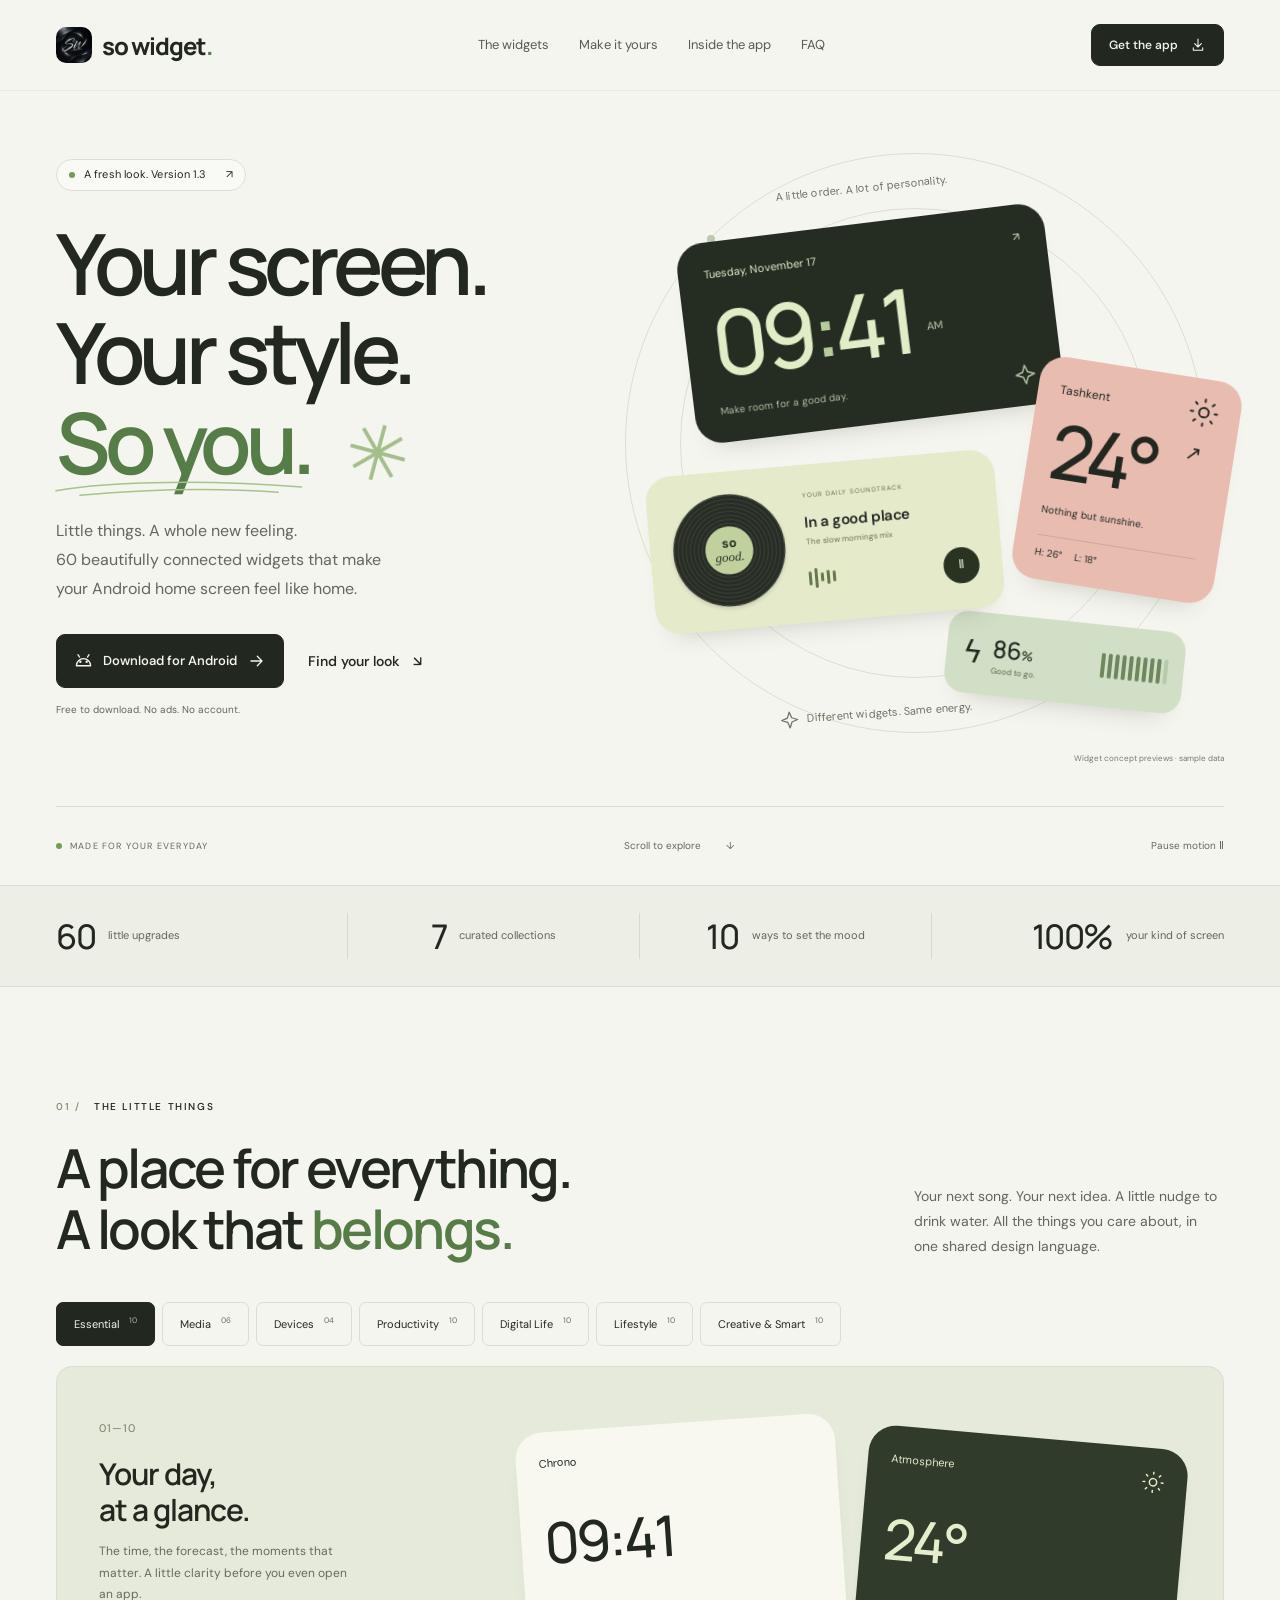
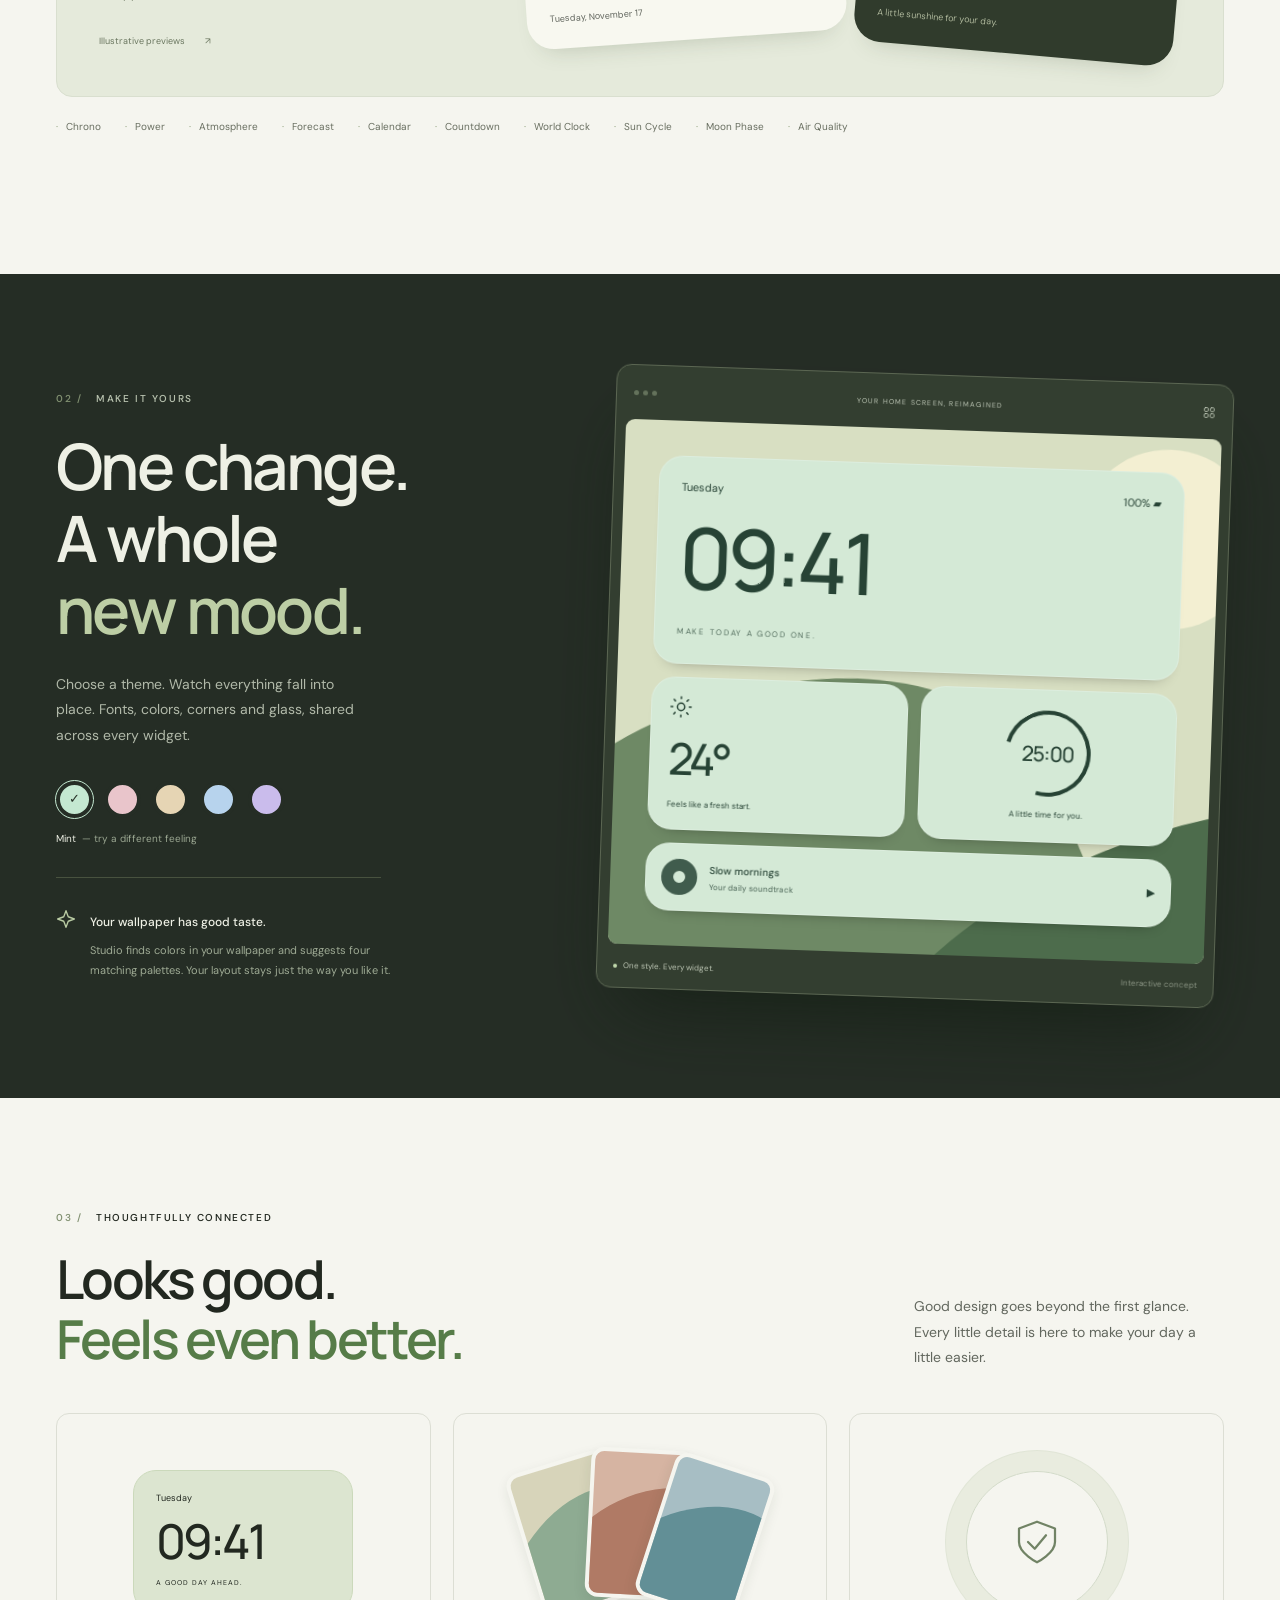
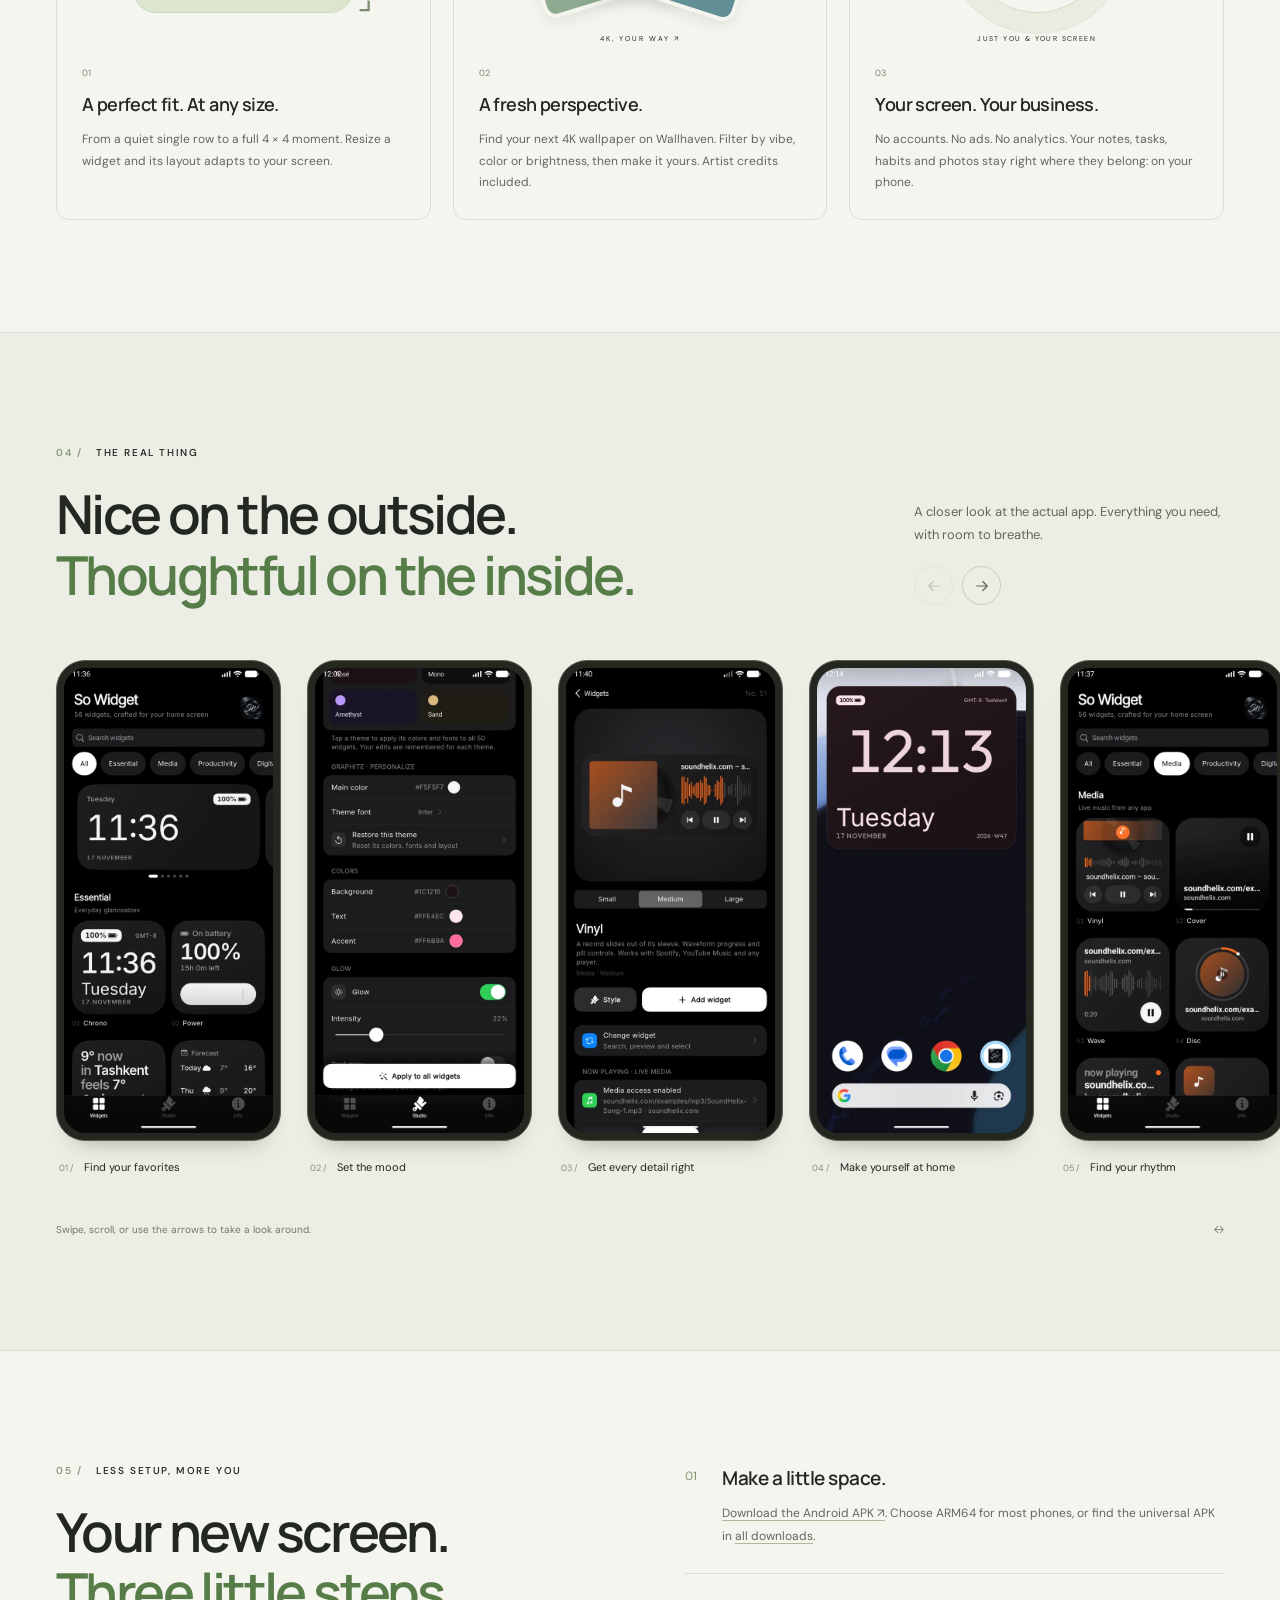
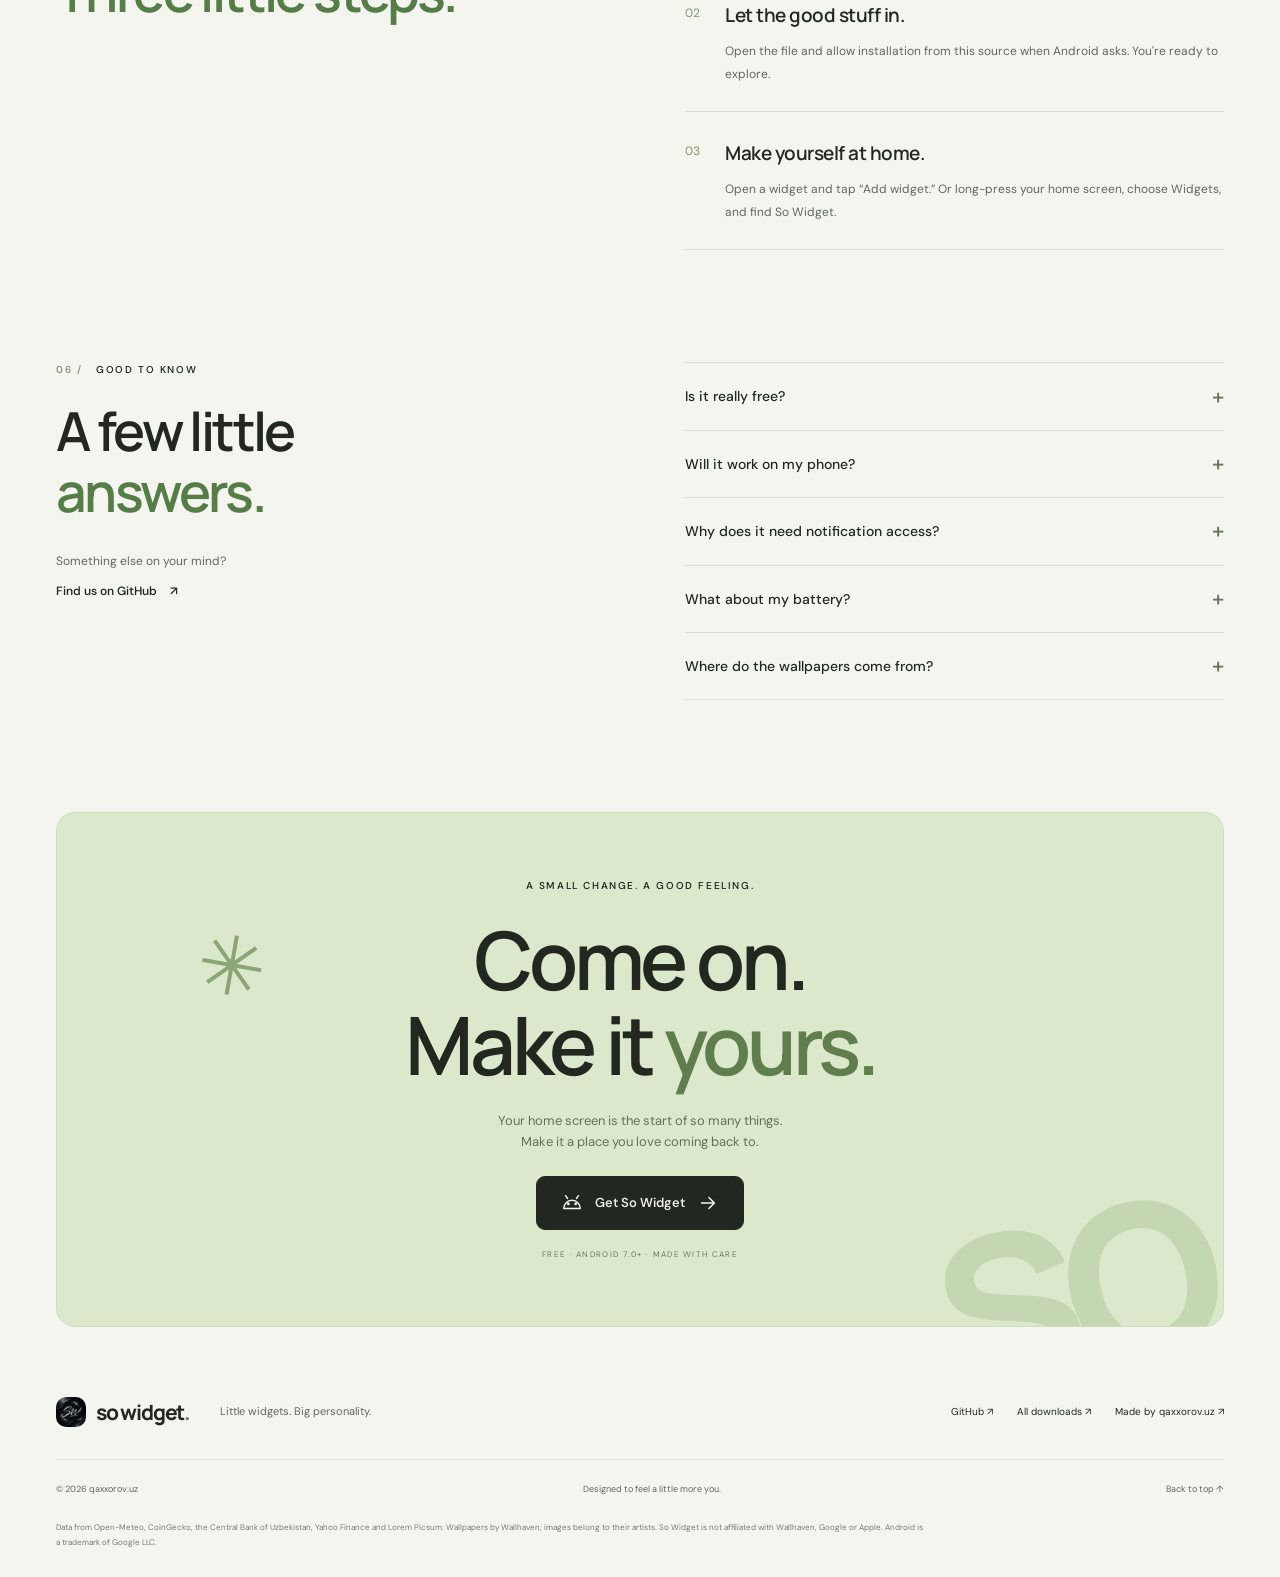
<file: index.html>
<!doctype html>
<html lang="en">
  <head>
    <meta charset="utf-8" />
    <meta
      name="viewport"
      content="width=device-width, initial-scale=1, viewport-fit=cover"
    />
    <title>So Widget — A little more you.</title>
    <meta
      name="description"
      content="Make your Android home screen feel like you. Explore 60 widgets, 10 shared themes, live music and colors that follow your wallpaper. Free, with no ads."
    />
    <meta name="theme-color" content="#f5f5ef" />
    <meta name="color-scheme" content="light" />
    <link
      rel="canonical"
      href="https://qaxxorovxd-mobile.github.io/so-widget/"
    />
    <link rel="icon" type="image/webp" href="assets/logo.webp" />
    <link rel="apple-touch-icon" href="assets/logo.webp" />
    <meta property="og:type" content="website" />
    <meta property="og:title" content="So Widget — A little more you." />
    <meta
      property="og:description"
      content="60 widgets. One shared style. A home screen that feels like you. Free on Android."
    />
    <meta
      property="og:url"
      content="https://qaxxorovxd-mobile.github.io/so-widget/"
    />
    <meta
      property="og:image"
      content="https://qaxxorovxd-mobile.github.io/so-widget/assets/og.jpg"
    />
    <meta name="twitter:card" content="summary_large_image" />
    <link rel="preconnect" href="https://fonts.googleapis.com" />
    <link rel="preconnect" href="https://fonts.gstatic.com" crossorigin />
    <link
      href="https://fonts.googleapis.com/css2?family=DM+Sans:wght@400;450;500;550;600;650;700&family=Manrope:wght@400;500;600;650;700;750;800&display=swap"
      rel="stylesheet"
    />
    <link rel="stylesheet" href="styles.css" />
    <script src="script.js" defer></script>
    <script type="application/ld+json">
      {
        "@context": "https://schema.org",
        "@type": "SoftwareApplication",
        "name": "So Widget",
        "operatingSystem": "Android 7.0+",
        "applicationCategory": "PersonalizationApplication",
        "softwareVersion": "1.3.0",
        "offers": { "@type": "Offer", "price": "0", "priceCurrency": "USD" },
        "author": {
          "@type": "Person",
          "name": "qaxxorov.uz",
          "url": "https://qaxxorov.uz"
        }
      }
    </script>
  </head>
  <body>
    <a class="skip-link" href="#main">Skip to content</a>
    <svg
      class="icon-defs"
      xmlns="http://www.w3.org/2000/svg"
      aria-hidden="true"
    >
      <defs>
        <symbol id="arrow" viewBox="0 0 24 24">
          <path d="M5 12h14m-6-6 6 6-6 6" />
        </symbol>
        <symbol id="download" viewBox="0 0 24 24">
          <path d="M12 3v12m-5-5 5 5 5-5M5 16v4h14v-4" />
        </symbol>
        <symbol id="spark" viewBox="0 0 24 24">
          <path d="m12 2 2.7 7.3L22 12l-7.3 2.7L12 22l-2.7-7.3L2 12l7.3-2.7Z" />
        </symbol>
        <symbol id="sun" viewBox="0 0 24 24">
          <circle cx="12" cy="12" r="4" />
          <path
            d="M12 1v2m0 18v2M1 12h2m18 0h2M4.2 4.2l1.4 1.4m12.8 12.8 1.4 1.4m0-15.6-1.4 1.4M5.6 18.4l-1.4 1.4"
          />
        </symbol>
        <symbol id="grid" viewBox="0 0 24 24">
          <rect x="3" y="3" width="7" height="7" rx="2" />
          <rect x="14" y="3" width="7" height="7" rx="2" />
          <rect x="3" y="14" width="7" height="7" rx="2" />
          <rect x="14" y="14" width="7" height="7" rx="2" />
        </symbol>
        <symbol id="shield" viewBox="0 0 24 24">
          <path d="m12 3 8 3v6c0 5-8 9-8 9s-8-4-8-9V6Z" />
          <path d="m8 12 3 3 5-6" />
        </symbol>
        <symbol id="android" viewBox="0 0 24 24">
          <path d="m7 7-2-3m12 3 2-3M3 18a9 9 0 0 1 18 0Z" />
          <path d="M8 13h.01M16 13h.01" stroke-width="3" />
        </symbol>
      </defs>
    </svg>

    <header class="site-header">
      <div class="wrap nav-row">
        <a class="brand" href="#top" aria-label="So Widget home"
          ><img src="assets/logo.webp" width="36" height="36" alt="" /><span
            >so widget<span class="brand-dot">.</span></span
          ></a
        >
        <nav class="nav-links" id="navigation" aria-label="Main navigation">
          <a href="#widgets">The widgets</a><a href="#studio">Make it yours</a
          ><a href="#inside">Inside the app</a><a href="#faq">FAQ</a>
        </nav>
        <a
          class="button button-dark nav-download"
          href="https://github.com/qaxxorovxd-mobile/so-widget/releases/latest"
          >Get the app <svg class="icon"><use href="#download" /></svg
        ></a>
        <button
          class="menu-toggle"
          aria-expanded="false"
          aria-controls="navigation"
          aria-label="Open menu"
        >
          <span></span><span></span>
        </button>
      </div>
    </header>

    <main id="main">
      <section class="hero wrap" id="top" aria-labelledby="hero-title">
        <div class="hero-copy">
          <a
            class="release-pill"
            href="https://github.com/qaxxorovxd-mobile/so-widget/releases/latest"
            ><span class="status-dot"></span> A fresh look. Version 1.3
            <span aria-hidden="true">↗</span></a
          >
          <h1 id="hero-title">
            Your screen.<br />Your style.<br /><span class="hero-emphasis"
              >So you.<svg viewBox="0 0 340 22" aria-hidden="true">
                <path
                  d="M4 14C81 0 220 0 332 9M36 20c100-9 197-9 265-4"
                /></svg></span
            ><span class="hero-star" aria-hidden="true">✳</span>
          </h1>
          <p class="hero-description">
            Little things. A whole new feeling.<br />60 beautifully connected
            widgets that make your Android home screen feel like home.
          </p>
          <div class="hero-actions">
            <a
              class="button button-dark"
              href="https://github.com/qaxxorovxd-mobile/so-widget/releases/latest/download/app-arm64-v8a-release.apk"
              ><svg class="icon"><use href="#android" /></svg> Download for
              Android <svg class="icon"><use href="#arrow" /></svg></a
            ><a class="text-link" href="#studio"
              >Find your look <span aria-hidden="true">↘</span></a
            >
          </div>
          <p class="fine-print">Free to download. No ads. No account.</p>
        </div>
        <div
          class="hero-art"
          aria-label="Illustrative widget previews: clock, weather, music and battery"
        >
          <div class="art-orbit orbit-one"></div>
          <div class="art-orbit orbit-two"></div>
          <span class="art-caption caption-top"
            >A little order. A lot of personality.</span
          >
          <div class="hero-clock floating">
            <div class="widget-top">
              <span>Tuesday, November 17</span><span>↗</span>
            </div>
            <div class="clock-digits">
              09<span class="clock-colon">:</span>41<span class="clock-period"
                >AM</span
              >
            </div>
            <div class="clock-bottom">
              <span>Make room for a good day.</span
              ><svg class="icon"><use href="#spark" /></svg>
            </div>
          </div>
          <div class="hero-weather floating">
            <div class="weather-top">
              <span>Tashkent</span><svg class="icon"><use href="#sun" /></svg>
            </div>
            <strong>24°<span>↗</span></strong
            ><span>Nothing but sunshine.</span>
            <div class="weather-range">
              <span>H: 26°</span><span>L: 18°</span>
            </div>
          </div>
          <div class="hero-music floating">
            <div class="record" aria-hidden="true">
              <div class="record-label">so<br /><em>good.</em></div>
            </div>
            <div class="music-copy">
              <span class="micro-label">YOUR DAILY SOUNDTRACK</span
              ><strong>In a good place</strong
              ><span>The slow mornings mix</span>
              <div class="music-controls">
                <div class="equalizer" aria-hidden="true">
                  <i></i><i></i><i></i><i></i><i></i>
                </div>
                <button
                  class="play-toggle"
                  type="button"
                  aria-label="Pause music preview animation"
                  aria-pressed="true"
                >
                  <span class="play-glyph" aria-hidden="true">Ⅱ</span>
                </button>
              </div>
            </div>
          </div>
          <div class="hero-battery floating">
            <span class="battery-symbol" aria-hidden="true">ϟ</span>
            <div>
              <strong>86<span>%</span></strong
              ><span>Good to go.</span>
            </div>
            <div class="battery-bars" aria-hidden="true">
              <i></i><i></i><i></i><i></i><i></i><i></i><i></i><i></i><i></i
              ><i></i>
            </div>
          </div>
          <span class="art-caption caption-bottom"
            ><svg class="icon"><use href="#spark" /></svg> Different widgets.
            Same energy.</span
          >
          <span class="demo-caption"
            >Widget concept previews · sample data</span
          >
        </div>
        <div class="hero-footer">
          <span><span class="status-dot"></span> MADE FOR YOUR EVERYDAY</span
          ><a href="#widgets"
            >Scroll to explore <span aria-hidden="true">↓</span></a
          ><button class="motion-toggle" type="button" aria-pressed="false">
            Pause motion <span aria-hidden="true">Ⅱ</span>
          </button>
        </div>
      </section>

      <div class="facts-strip">
        <div class="wrap facts">
          <div><strong>60</strong><span>little upgrades</span></div>
          <div><strong>7</strong><span>curated collections</span></div>
          <div><strong>10</strong><span>ways to set the mood</span></div>
          <div><strong>100%</strong><span>your kind of screen</span></div>
        </div>
      </div>

      <section
        class="section wrap"
        id="widgets"
        aria-labelledby="widgets-title"
      >
        <div class="section-heading reveal">
          <div>
            <p class="eyebrow"><span>01 /</span> THE LITTLE THINGS</p>
            <h2 id="widgets-title">
              A place for everything.<br />A look that <em>belongs.</em>
            </h2>
          </div>
          <p>
            Your next song. Your next idea. A little nudge to drink water. All
            the things you care about, in one shared design language.
          </p>
        </div>
        <div
          class="collection-tabs reveal"
          role="group"
          aria-label="Widget collections"
        >
          <button type="button" data-collection="essential" aria-pressed="true">
            Essential <sup>10</sup></button
          ><button type="button" data-collection="media" aria-pressed="false">
            Media <sup>06</sup></button
          ><button type="button" data-collection="devices" aria-pressed="false">
            Devices <sup>04</sup></button
          ><button
            type="button"
            data-collection="productivity"
            aria-pressed="false"
          >
            Productivity <sup>10</sup></button
          ><button type="button" data-collection="digital" aria-pressed="false">
            Digital Life <sup>10</sup></button
          ><button
            type="button"
            data-collection="lifestyle"
            aria-pressed="false"
          >
            Lifestyle <sup>10</sup></button
          ><button
            type="button"
            data-collection="creative"
            aria-pressed="false"
          >
            Creative &amp; Smart <sup>10</sup>
          </button>
        </div>
        <div class="collection-stage reveal" id="collection-stage">
          <div class="collection-intro">
            <span class="collection-number" id="collection-number">01—10</span>
            <h3 id="collection-title">Your day,<br />at a glance.</h3>
            <p id="collection-description">
              The time, the forecast, the moments that matter. A little clarity
              before you even open an app.
            </p>
            <span class="collection-note"
              >Illustrative previews <span aria-hidden="true">↗</span></span
            >
          </div>
          <div class="collection-examples" id="collection-examples">
            <div class="sample-widget">
              <span>Chrono</span><strong>09:41</strong
              ><small>Tuesday, November 17</small>
            </div>
            <div class="sample-widget">
              <span
                >Atmosphere <svg class="icon"><use href="#sun" /></svg></span
              ><strong>24°</strong
              ><small>A little sunshine for your day.</small>
            </div>
          </div>
        </div>
        <div class="collection-list" id="collection-list" aria-live="polite">
          <span>Chrono</span><span>Power</span><span>Atmosphere</span
          ><span>Forecast</span><span>Calendar</span><span>Countdown</span
          ><span>World Clock</span><span>Sun Cycle</span><span>Moon Phase</span
          ><span>Air Quality</span>
        </div>
        <noscript
          ><p>
            Also explore Media, Devices, Productivity, Digital Life, Lifestyle,
            and Creative &amp; Smart in the Android app. Enable JavaScript to
            preview collections and themes here.
          </p></noscript
        >
      </section>

      <section
        class="studio-section"
        id="studio"
        aria-labelledby="studio-title"
      >
        <div class="wrap studio-grid">
          <div class="studio-copy reveal">
            <p class="eyebrow"><span>02 /</span> MAKE IT YOURS</p>
            <h2 id="studio-title">
              One change.<br />A whole<br /><em>new mood.</em>
            </h2>
            <p>
              Choose a theme. Watch everything fall into place. Fonts, colors,
              corners and glass, shared across every widget.
            </p>
            <div
              class="theme-picker"
              role="group"
              aria-label="Preview a Studio theme"
            >
              <button
                data-theme="mint"
                aria-label="Mint wallpaper palette"
                aria-pressed="true"
                style="--swatch: #c4e8d1"
              ></button
              ><button
                data-theme="rose"
                aria-label="Rosé theme"
                aria-pressed="false"
                style="--swatch: #e9c5cb"
              ></button
              ><button
                data-theme="sand"
                aria-label="Sand theme"
                aria-pressed="false"
                style="--swatch: #e6d5b4"
              ></button
              ><button
                data-theme="ocean"
                aria-label="Ocean theme"
                aria-pressed="false"
                style="--swatch: #b7d3ed"
              ></button
              ><button
                data-theme="amethyst"
                aria-label="Amethyst theme"
                aria-pressed="false"
                style="--swatch: #cabcec"
              ></button>
            </div>
            <p class="theme-name" aria-live="polite">
              <span id="theme-name">Mint</span>
              <span>— try a different feeling</span>
            </p>
            <div class="studio-rule"></div>
            <div class="studio-detail">
              <svg class="icon"><use href="#spark" /></svg>
              <div>
                <strong>Your wallpaper has good taste.</strong>
                <p>
                  Studio finds colors in your wallpaper and suggests four
                  matching palettes. Your layout stays just the way you like it.
                </p>
              </div>
            </div>
          </div>
          <div class="studio-demo reveal" data-palette="mint">
            <div class="studio-window-top">
              <span><i></i><i></i><i></i></span
              ><span>YOUR HOME SCREEN, REIMAGINED</span
              ><svg class="icon"><use href="#grid" /></svg>
            </div>
            <div class="demo-landscape">
              <div class="landscape-sun"></div>
              <div class="landscape-hill hill-back"></div>
              <div class="landscape-hill hill-front"></div>
              <div class="studio-widgets">
                <div class="studio-clock">
                  <div class="widget-top">
                    <span>Tuesday</span><span>100% ▰</span>
                  </div>
                  <strong>09:41</strong><span>MAKE TODAY A GOOD ONE.</span>
                </div>
                <div class="studio-small">
                  <svg class="icon"><use href="#sun" /></svg><strong>24°</strong
                  ><span>Feels like a fresh start.</span>
                </div>
                <div class="studio-small studio-focus">
                  <div class="focus-ring"><span>25:00</span></div>
                  <span>A little time for you.</span>
                </div>
                <div class="studio-song">
                  <span class="mini-record" aria-hidden="true"></span>
                  <div>
                    <strong>Slow mornings</strong
                    ><span>Your daily soundtrack</span>
                  </div>
                  <span aria-hidden="true">▶</span>
                </div>
              </div>
            </div>
            <div class="studio-window-bottom">
              <span
                ><span class="status-dot"></span> One style. Every widget.</span
              ><span>Interactive concept</span>
            </div>
          </div>
        </div>
      </section>

      <section
        class="section wrap details-section"
        aria-labelledby="details-title"
      >
        <div class="section-heading reveal">
          <div>
            <p class="eyebrow"><span>03 /</span> THOUGHTFULLY CONNECTED</p>
            <h2 id="details-title">
              Looks good.<br /><em>Feels even better.</em>
            </h2>
          </div>
          <p>
            Good design goes beyond the first glance. Every little detail is
            here to make your day a little easier.
          </p>
        </div>
        <div class="feature-grid">
          <article class="feature-card feature-size reveal">
            <div class="size-demo" aria-hidden="true">
              <div>
                <span>Tuesday</span><strong>09:41</strong
                ><span class="resize-extra">A GOOD DAY AHEAD.</span>
              </div>
              <span class="resize-handle">⌟</span>
            </div>
            <span class="feature-index">01</span>
            <h3>A perfect fit. At any size.</h3>
            <p>
              From a quiet single row to a full 4 × 4 moment. Resize a widget
              and its layout adapts to your screen.
            </p>
          </article>
          <article class="feature-card feature-wall reveal">
            <div class="wallpaper-stack" aria-hidden="true">
              <div class="mini-wall wall-one"></div>
              <div class="mini-wall wall-two"></div>
              <div class="mini-wall wall-three"></div>
              <span class="wall-label">4K, YOUR WAY ↗</span>
            </div>
            <span class="feature-index">02</span>
            <h3>A fresh perspective.</h3>
            <p>
              Find your next 4K wallpaper on Wallhaven. Filter by vibe, color or
              brightness, then make it yours. Artist credits included.
            </p>
          </article>
          <article class="feature-card feature-private reveal">
            <div class="privacy-art" aria-hidden="true">
              <div class="privacy-ring"></div>
              <svg class="icon"><use href="#shield" /></svg
              ><span>JUST YOU &amp; YOUR SCREEN</span>
            </div>
            <span class="feature-index">03</span>
            <h3>Your screen. Your business.</h3>
            <p>
              No accounts. No ads. No analytics. Your notes, tasks, habits and
              photos stay right where they belong: on your phone.
            </p>
          </article>
        </div>
      </section>

      <section
        class="inside-section section"
        id="inside"
        aria-labelledby="inside-title"
      >
        <div class="wrap section-heading reveal">
          <div>
            <p class="eyebrow"><span>04 /</span> THE REAL THING</p>
            <h2 id="inside-title">
              Nice on the outside.<br /><em>Thoughtful on the inside.</em>
            </h2>
          </div>
          <div class="gallery-intro">
            <p>
              A closer look at the actual app. Everything you need, with room to
              breathe.
            </p>
            <div class="gallery-controls">
              <button
                type="button"
                class="circle-button"
                id="gallery-prev"
                aria-label="Previous screenshots"
              >
                <svg class="icon"><use href="#arrow" /></svg></button
              ><button
                type="button"
                class="circle-button"
                id="gallery-next"
                aria-label="Next screenshots"
              >
                <svg class="icon"><use href="#arrow" /></svg>
              </button>
            </div>
          </div>
        </div>
        <div
          class="screenshots"
          id="screenshots"
          tabindex="0"
          role="region"
          aria-label="App screenshots, scroll horizontally to explore"
        >
          <figure>
            <div class="screenshot-frame">
              <img
                src="assets/shots/widgets.webp"
                alt="So Widget gallery with clock, battery and weather widgets"
                width="540"
                height="1200"
                loading="lazy"
              />
            </div>
            <figcaption><span>01 /</span> Find your favorites</figcaption>
          </figure>
          <figure>
            <div class="screenshot-frame">
              <img
                src="assets/shots/studio.webp"
                alt="Studio color themes and shared widget styling controls"
                width="540"
                height="1200"
                loading="lazy"
              />
            </div>
            <figcaption><span>02 /</span> Set the mood</figcaption>
          </figure>
          <figure>
            <div class="screenshot-frame">
              <img
                src="assets/shots/detail.webp"
                alt="Vinyl widget detail with different widget sizes"
                width="540"
                height="1200"
                loading="lazy"
              />
            </div>
            <figcaption><span>03 /</span> Get every detail right</figcaption>
          </figure>
          <figure>
            <div class="screenshot-frame">
              <img
                src="assets/shots/home-screen.webp"
                alt="Clock widget on a real Android home screen"
                width="540"
                height="1200"
                loading="lazy"
              />
            </div>
            <figcaption><span>04 /</span> Make yourself at home</figcaption>
          </figure>
          <figure>
            <div class="screenshot-frame">
              <img
                src="assets/shots/media.webp"
                alt="So Widget media collection"
                width="540"
                height="1200"
                loading="lazy"
              />
            </div>
            <figcaption><span>05 /</span> Find your rhythm</figcaption>
          </figure>
          <figure>
            <div class="screenshot-frame">
              <img
                src="assets/shots/chrono.webp"
                alt="Chrono clock widget preview and settings"
                width="540"
                height="1200"
                loading="lazy"
              />
            </div>
            <figcaption><span>06 /</span> Make time look good</figcaption>
          </figure>
          <figure>
            <div class="screenshot-frame">
              <img
                src="assets/shots/permissions.webp"
                alt="Permission settings with an explanation for each permission"
                width="540"
                height="1200"
                loading="lazy"
              />
            </div>
            <figcaption><span>07 /</span> Stay in control</figcaption>
          </figure>
        </div>
        <p class="gallery-hint wrap">
          Swipe, scroll, or use the arrows to take a look around.
          <span aria-hidden="true">↔</span>
        </p>
      </section>

      <section
        class="section wrap getting-started"
        id="install"
        aria-labelledby="install-title"
      >
        <div class="reveal">
          <p class="eyebrow"><span>05 /</span> LESS SETUP, MORE YOU</p>
          <h2 id="install-title">
            Your new screen.<br /><em>Three little steps.</em>
          </h2>
        </div>
        <ol class="install-steps">
          <li class="reveal">
            <span>01</span>
            <div>
              <h3>Make a little space.</h3>
              <p>
                <a
                  href="https://github.com/qaxxorovxd-mobile/so-widget/releases/latest/download/app-arm64-v8a-release.apk"
                  >Download the Android APK
                  <span aria-hidden="true">↗</span></a
                >. Choose ARM64 for most phones, or find the universal APK in
                <a
                  href="https://github.com/qaxxorovxd-mobile/so-widget/releases/latest"
                  >all downloads</a
                >.
              </p>
            </div>
          </li>
          <li class="reveal">
            <span>02</span>
            <div>
              <h3>Let the good stuff in.</h3>
              <p>
                Open the file and allow installation from this source when
                Android asks. You're ready to explore.
              </p>
            </div>
          </li>
          <li class="reveal">
            <span>03</span>
            <div>
              <h3>Make yourself at home.</h3>
              <p>
                Open a widget and tap “Add widget.” Or long-press your home
                screen, choose Widgets, and find So Widget.
              </p>
            </div>
          </li>
        </ol>
      </section>

      <section
        class="section wrap faq-section"
        id="faq"
        aria-labelledby="faq-title"
      >
        <div>
          <p class="eyebrow"><span>06 /</span> GOOD TO KNOW</p>
          <h2 id="faq-title">A few little<br /><em>answers.</em></h2>
          <p class="faq-aside">
            Something else on your mind?<br /><a
              class="text-link"
              href="https://github.com/qaxxorovxd-mobile/so-widget/issues"
              >Find us on GitHub <span aria-hidden="true">↗</span></a
            >
          </p>
        </div>
        <div class="faq-list">
          <details>
            <summary>
              Is it really free?<span aria-hidden="true">+</span>
            </summary>
            <div class="faq-answer">
              <p>
                Yes. All 60 widgets, Studio themes and wallpaper browsing are
                free. No ads, no subscriptions, no account to create.
              </p>
            </div>
          </details>
          <details>
            <summary>
              Will it work on my phone?<span aria-hidden="true">+</span>
            </summary>
            <div class="faq-answer">
              <p>
                So Widget supports Android 7.0 and newer. Wallpaper color
                suggestions use Android 8.1 or newer; older phones use the last
                wallpaper you set in the app. iOS is not supported yet.
              </p>
            </div>
          </details>
          <details>
            <summary>
              Why does it need notification access?<span aria-hidden="true"
                >+</span
              >
            </summary>
            <div class="faq-answer">
              <p>
                Media widgets use notification access to read the currently
                playing song and provide playback controls. This information is
                not stored or sent anywhere.
              </p>
            </div>
          </details>
          <details>
            <summary>
              What about my battery?<span aria-hidden="true">+</span>
            </summary>
            <div class="faq-answer">
              <p>
                Widgets are designed to keep background work light. Most refresh
                about every five minutes through Android's job scheduler; media
                widgets respond to playback changes. Actual battery use depends
                on the widgets and your device.
              </p>
            </div>
          </details>
          <details>
            <summary>
              Where do the wallpapers come from?<span aria-hidden="true"
                >+</span
              >
            </summary>
            <div class="faq-answer">
              <p>
                Wallpapers are loaded from
                <a href="https://wallhaven.cc">Wallhaven</a> and belong to their
                original artists. So Widget shows SFW content, credits the
                uploader and source, and keeps credits in downloaded files.
                Wallpapers are for personal use. So Widget is not affiliated
                with Wallhaven. Reports can be made through
                <a href="https://wallhaven.cc/dmca">Wallhaven's DMCA page</a>.
              </p>
            </div>
          </details>
        </div>
      </section>

      <section class="closing wrap" aria-labelledby="closing-title">
        <div class="closing-panel reveal">
          <span class="closing-star" aria-hidden="true">✳</span>
          <p class="eyebrow">A SMALL CHANGE. A GOOD FEELING.</p>
          <h2 id="closing-title">Come on.<br />Make it <em>yours.</em></h2>
          <p>
            Your home screen is the start of so many things.<br />Make it a
            place you love coming back to.
          </p>
          <a
            class="button button-dark"
            href="https://github.com/qaxxorovxd-mobile/so-widget/releases/latest/download/app-arm64-v8a-release.apk"
            ><svg class="icon"><use href="#android" /></svg> Get So Widget
            <svg class="icon"><use href="#arrow" /></svg></a
          ><span class="closing-meta">FREE · ANDROID 7.0+ · MADE WITH CARE</span
          ><span class="closing-decoration" aria-hidden="true">so.</span>
        </div>
      </section>
    </main>

    <footer class="site-footer wrap">
      <div class="footer-top">
        <a class="brand" href="#top"
          ><img src="assets/logo.webp" width="36" height="36" alt="" /><span
            >so widget<span class="brand-dot">.</span></span
          ></a
        >
        <p>Little widgets. Big personality.</p>
        <nav aria-label="Footer navigation">
          <a href="https://github.com/qaxxorovxd-mobile/so-widget">GitHub ↗</a
          ><a
            href="https://github.com/qaxxorovxd-mobile/so-widget/releases/latest"
            >All downloads ↗</a
          ><a href="https://qaxxorov.uz">Made by qaxxorov.uz ↗</a>
        </nav>
      </div>
      <div class="footer-bottom">
        <span>© 2026 qaxxorov.uz</span
        ><span>Designed to feel a little more you.</span
        ><a href="#top">Back to top ↑</a>
      </div>
      <p class="credits">
        Data from Open-Meteo, CoinGecko, the Central Bank of Uzbekistan, Yahoo
        Finance and Lorem Picsum. Wallpapers by Wallhaven; images belong to
        their artists. So Widget is not affiliated with Wallhaven, Google or
        Apple. Android is a trademark of Google LLC.
      </p>
    </footer>
  </body>
</html>
</file>
<file: styles.css>
/* So Widget — a small, build-free home for little things. */
:root {
  --paper: #f5f5ef;
  --ink: #222820;
  --muted: #62675e;
  --line: #dcded4;
  --mint: #cee9bf;
  --green: #567c48;
  --display: Manrope, system-ui, sans-serif;
  --body: "DM Sans", system-ui, sans-serif;
  --ease: cubic-bezier(0.22, 1, 0.36, 1);
  --max: 1240px;
}
* {
  box-sizing: border-box;
}
html {
  scroll-behavior: smooth;
  scroll-padding-top: 105px;
}
body {
  margin: 0;
  background: var(--paper);
  color: var(--ink);
  font-family: var(--body);
  font-size: 16px;
  line-height: 1.6;
  -webkit-font-smoothing: antialiased;
}
button,
a {
  -webkit-tap-highlight-color: transparent;
}
button,
input {
  font: inherit;
}
button {
  cursor: pointer;
}
a {
  color: inherit;
  text-decoration: none;
}
button {
  color: inherit;
}
img {
  display: block;
  max-width: 100%;
  height: auto;
}
button,
summary,
a {
  touch-action: manipulation;
}
button:focus-visible,
summary:focus-visible,
a:focus-visible,
[tabindex]:focus-visible {
  outline: 3px solid #568045;
  outline-offset: 5px;
}
::selection {
  background: #c5e4b3;
  color: #1c2717;
}
h1,
h2,
h3,
p,
figure {
  margin: 0;
}
h1,
h2,
h3 {
  font-family: var(--display);
  font-weight: 600;
}
h2 {
  font-size: clamp(36px, 4.2vw, 58px);
  line-height: 1.13;
  letter-spacing: -2.6px;
}
h2 em {
  font-style: normal;
  color: var(--green);
}
.wrap {
  width: min(calc(100% - 112px), var(--max));
  margin-inline: auto;
}
.section {
  padding-block: 112px;
}
.icon {
  width: 22px;
  height: 22px;
  fill: none;
  stroke: currentColor;
  stroke-width: 1.6;
  stroke-linecap: round;
  stroke-linejoin: round;
  flex-shrink: 0;
}
.icon-defs {
  position: absolute;
  width: 0;
  height: 0;
  overflow: hidden;
}
.skip-link {
  position: fixed;
  top: 12px;
  left: 20px;
  z-index: 100;
  background: var(--ink);
  color: white;
  padding: 12px 20px;
  border-radius: 10px;
  transform: translateY(-160%);
}
.skip-link:focus {
  transform: none;
}
.button {
  display: inline-flex;
  align-items: center;
  justify-content: center;
  gap: 12px;
  min-height: 54px;
  padding: 14px 23px;
  border-radius: 9px;
  font-weight: 550;
  font-size: 14px;
  line-height: 1.4;
  transition:
    background 0.25s,
    transform 0.3s var(--ease),
    box-shadow 0.3s;
}
.button-dark {
  background: var(--ink);
  color: var(--paper);
  border: 1px solid var(--ink);
}
.button-dark:hover {
  background: #3a4734;
  transform: translateY(-3px);
  box-shadow: 0 8px 16px #22282015;
}
.button:active {
  transform: translateY(0);
}
.text-link {
  font-size: 14px;
  font-weight: 550;
  display: inline-flex;
  gap: 13px;
  align-items: center;
}
.text-link span {
  transition: transform 0.25s;
}
.text-link:hover span {
  transform: translate(3px, 3px);
}
.brand {
  display: flex;
  align-items: center;
  gap: 10px;
  font: 750 24px var(--display);
  letter-spacing: -1.2px;
  white-space: nowrap;
}
.brand img {
  border-radius: 10px;
}
.brand-dot {
  color: var(--green);
}
.site-header {
  position: sticky;
  top: 0;
  z-index: 40;
  background: #f5f5efed;
  border-bottom: 1px solid #dcded480;
  backdrop-filter: blur(18px);
}
.nav-row {
  display: flex;
  align-items: center;
  justify-content: space-between;
  height: 90px;
  gap: 28px;
}
.nav-links {
  display: flex;
  align-items: center;
  gap: 30px;
}
.nav-links a {
  font-size: 13px;
  color: #555c50;
  position: relative;
  padding-block: 12px;
}
.nav-links a::after {
  content: "";
  height: 1px;
  position: absolute;
  bottom: 7px;
  left: 0;
  width: 100%;
  background: var(--ink);
  transform: scaleX(0);
  transform-origin: left;
  transition: transform 0.25s;
}
.nav-links a:hover::after {
  transform: scaleX(1);
}
.nav-download {
  min-height: 42px;
  padding: 10px 17px;
  font-size: 12px;
}
.nav-download .icon {
  width: 16px;
  height: 16px;
}
.menu-toggle {
  display: none;
  background: transparent;
  border: 0;
  width: 44px;
  height: 44px;
  padding: 10px;
}
.menu-toggle span {
  display: block;
  height: 1.5px;
  background: var(--ink);
  margin: 6px 0;
  transition: transform 0.25s;
}
/* The first impression: an editorial layout with a playful widget composition. */
.hero {
  position: relative;
  padding-top: 68px;
  display: grid;
  grid-template-columns: 1fr 1fr;
  gap: 20px;
}
.hero-copy {
  padding-bottom: 54px;
  position: relative;
  z-index: 2;
}
.release-pill {
  display: inline-flex;
  align-items: center;
  gap: 9px;
  font-size: 11px;
  border: 1px solid var(--line);
  border-radius: 30px;
  padding: 6px 12px;
  background: #fff6;
  letter-spacing: 0.1px;
}
.release-pill > span:last-child {
  padding-left: 10px;
}
.status-dot {
  display: inline-block;
  width: 6px;
  height: 6px;
  border-radius: 50%;
  background: #729c59;
  flex-shrink: 0;
}
.hero h1 {
  font-size: clamp(64px, 6.6vw, 94px);
  line-height: 1.06;
  font-weight: 600;
  letter-spacing: -5.5px;
  margin: 27px 0 28px;
  position: relative;
}
.hero-emphasis {
  color: var(--green);
  display: inline-block;
  position: relative;
}
.hero-emphasis svg {
  position: absolute;
  left: -3px;
  bottom: -11px;
  width: 100%;
  height: 17px;
  stroke: #a3c48d;
  stroke-width: 2;
  fill: none;
  stroke-linecap: round;
  stroke-dasharray: 650;
  animation: draw-line 1.5s 0.6s both;
}
.hero-star {
  display: inline-block;
  color: #a4be8b;
  font-size: 77px;
  line-height: 1;
  margin-left: 35px;
  vertical-align: middle;
  animation: star-turn 1.6s var(--ease) both;
}
.hero-description {
  font-size: 16px;
  line-height: 1.8;
  color: var(--muted);
  max-width: 360px;
}
.hero-actions {
  display: flex;
  align-items: center;
  gap: 24px;
  margin-top: 30px;
}
.hero-actions .button {
  font-size: 13px;
  gap: 10px;
  padding-inline: 17px;
}
.hero-actions .icon {
  width: 19px;
}
.fine-print {
  font-size: 10px;
  margin-top: 14px;
  color: var(--muted);
}
.hero-art {
  position: relative;
  min-width: 0;
  height: 580px;
  align-self: center;
  margin-top: -24px;
  isolation: isolate;
}
.art-orbit {
  position: absolute;
  border: 1px solid #d9dfcf;
  border-radius: 50%;
  z-index: -2;
  pointer-events: none;
}
.orbit-one {
  width: 470px;
  height: 470px;
  top: 45px;
  left: 30px;
}
.orbit-two {
  width: 580px;
  height: 580px;
  top: -10px;
  left: -25px;
}
.art-orbit::after {
  content: "";
  position: absolute;
  left: 14%;
  top: 14%;
  width: 8px;
  height: 8px;
  border-radius: 50%;
  background: #bdc9af;
}
.art-caption {
  position: absolute;
  font-size: 11px;
  letter-spacing: 0.2px;
  color: #6b7464;
}
.caption-top {
  top: 17px;
  left: 125px;
  transform: rotate(-6deg);
}
.caption-bottom {
  bottom: 18px;
  left: 130px;
  display: flex;
  align-items: center;
  gap: 8px;
  transform: rotate(-4deg);
}
.caption-bottom .icon {
  width: 19px;
}
.hero-clock,
.hero-weather,
.hero-music,
.hero-battery {
  position: absolute;
  box-shadow: 0 18px 26px -20px #28371c40;
  transition: box-shadow 0.4s;
  will-change: transform;
}
.hero-clock:hover,
.hero-weather:hover,
.hero-music:hover {
  box-shadow: 0 22px 36px -16px #28371c50;
}
.hero-clock {
  top: 60px;
  left: 35px;
  width: 370px;
  padding: 24px 26px 20px;
  border-radius: 27px;
  background: #252d23;
  color: #e1edc7;
  rotate: -7deg;
  z-index: 1;
}
.widget-top {
  display: flex;
  justify-content: space-between;
  align-items: center;
  font-size: 11px;
}
.clock-digits {
  font: 500 90px/1.3 var(--display);
  letter-spacing: -6px;
  white-space: nowrap;
}
.clock-colon {
  color: #b6cc9b;
}
.clock-period {
  font: 500 11px var(--body);
  letter-spacing: 0;
  margin-left: 14px;
  vertical-align: middle;
  opacity: 0.7;
}
.clock-bottom {
  display: flex;
  justify-content: space-between;
  align-items: center;
  font-size: 10px;
  color: #b0bda2;
}
.hero-weather {
  top: 205px;
  right: -5px;
  width: 204px;
  padding: 19px 22px;
  background: #e9bcb0;
  border-radius: 25px;
  rotate: 9deg;
  z-index: 3;
}
.weather-top {
  display: flex;
  align-items: center;
  justify-content: space-between;
  font-size: 12px;
}
.weather-top .icon {
  width: 29px;
  height: 29px;
}
.hero-weather > strong {
  display: block;
  font: 500 76px/1.2 var(--display);
  letter-spacing: -5px;
}
.hero-weather > strong span {
  font-size: 20px;
  vertical-align: top;
  display: inline-block;
  margin: 15px 0 0 27px;
  letter-spacing: 0;
}
.hero-weather > span {
  font-size: 10px;
}
.weather-range {
  display: flex;
  gap: 13px;
  border-top: 1px solid #87645540;
  margin-top: 14px;
  padding-top: 9px;
  font-size: 10px;
}
.hero-music {
  top: 300px;
  left: 0;
  width: 350px;
  border-radius: 25px;
  background: #e5eacb;
  padding: 23px;
  display: flex;
  align-items: center;
  gap: 21px;
  rotate: -5deg;
  z-index: 4;
}
.record {
  width: 112px;
  height: 112px;
  border-radius: 50%;
  flex-shrink: 0;
  display: grid;
  place-items: center;
  background: repeating-radial-gradient(
    circle,
    #272d25 0,
    #272d25 2px,
    #3c4237 3px,
    #272d25 4px
  );
  animation: spin 16s linear infinite;
  box-shadow: 0 2px 4px #0002;
}
.record-label {
  width: 48px;
  height: 48px;
  display: grid;
  align-content: center;
  text-align: center;
  border-radius: 50%;
  background: #c0d19e;
  color: #293321;
  font-size: 13px;
  line-height: 1.1;
  font-weight: 700;
}
.record-label em {
  font-family: Georgia, serif;
  font-weight: 400;
}
.music-copy {
  flex: 1;
  min-width: 0;
}
.micro-label {
  font-size: 6.5px;
  letter-spacing: 1px;
  display: block;
  color: #5f6a50;
}
.music-copy > strong {
  display: block;
  font-size: 15px;
  font-weight: 600;
  margin: 9px 0 1px;
  letter-spacing: -0.4px;
}
.music-copy > span:not(.micro-label) {
  display: block;
  font-size: 8px;
  color: #637056;
}
.music-controls {
  display: flex;
  align-items: center;
  justify-content: space-between;
  margin-top: 12px;
}
.equalizer {
  display: flex;
  align-items: center;
  gap: 3px;
  height: 20px;
}
.equalizer i {
  display: block;
  background: #66794d;
  width: 3px;
  height: 14px;
  border-radius: 2px;
  animation: equalize 0.8s ease-in-out infinite alternate;
}
.equalizer i:nth-child(2) {
  animation-delay: -0.4s;
  height: 20px;
}
.equalizer i:nth-child(3) {
  animation-delay: -0.7s;
  height: 9px;
}
.equalizer i:nth-child(4) {
  animation-delay: -0.2s;
}
.equalizer i:nth-child(5) {
  animation-delay: -0.5s;
  height: 11px;
}
.play-toggle {
  width: 36px;
  height: 36px;
  border: 0;
  border-radius: 50%;
  background: #293321;
  color: #eef2db;
  display: grid;
  place-items: center;
  font-size: 12px;
}
.hero-battery {
  top: 458px;
  right: 40px;
  rotate: 6deg;
  border-radius: 20px;
  background: #d1dfc6;
  width: 238px;
  padding: 16px;
  display: flex;
  align-items: center;
  gap: 10px;
  z-index: 2;
}
.battery-symbol {
  font-size: 31px;
}
.hero-battery strong {
  font: 500 24px var(--display);
  display: block;
}
.hero-battery strong span {
  font-size: 13px;
}
.hero-battery div > span {
  font-size: 8px;
  color: #57644d;
  display: block;
}
.battery-bars {
  display: flex;
  gap: 3px;
  margin-left: auto;
}
.battery-bars i {
  display: block;
  width: 4px;
  height: 25px;
  border-radius: 2px;
  background: #6f875d;
}
.battery-bars i:last-child {
  background: #b9c9ab;
}
.demo-caption {
  position: absolute;
  bottom: -21px;
  font-size: 8px;
  text-align: right;
  right: 0;
  color: #737a6c;
}
.hero-footer {
  grid-column: 1/-1;
  display: flex;
  align-items: center;
  justify-content: space-between;
  border-top: 1px solid var(--line);
  padding: 23px 0;
  margin-top: 14px;
  font-size: 9px;
  color: #626b59;
}
.hero-footer > span {
  display: flex;
  align-items: center;
  gap: 8px;
  letter-spacing: 1.2px;
}
.hero-footer > a {
  display: flex;
  gap: 25px;
  font-size: 10px;
}
.motion-toggle {
  border: 0;
  background: none;
  display: flex;
  align-items: center;
  gap: 8px;
  font-size: 10px;
  padding: 8px 0;
}
.facts-strip {
  border-block: 1px solid var(--line);
  background: #edeee5;
}
.facts {
  display: grid;
  grid-template-columns: repeat(4, 1fr);
  padding-block: 27px;
}
.facts > div {
  display: flex;
  align-items: center;
  justify-content: center;
  gap: 13px;
  border-right: 1px solid #d7dacc;
}
.facts > div:first-child {
  justify-content: flex-start;
}
.facts > div:last-child {
  border: 0;
  justify-content: flex-end;
}
.facts strong {
  font: 500 34px var(--display);
  letter-spacing: -1.4px;
}
.facts span {
  font-size: 11px;
  color: var(--muted);
}
/* Collections */
.eyebrow {
  font-size: 10px;
  font-weight: 550;
  letter-spacing: 1.6px;
  margin-bottom: 23px;
}
.eyebrow > span {
  color: #819071;
  margin-right: 9px;
}
.section-heading {
  display: flex;
  justify-content: space-between;
  align-items: flex-end;
  gap: 60px;
  margin-bottom: 43px;
}
.section-heading > p,
.gallery-intro {
  max-width: 310px;
  color: var(--muted);
  font-size: 14px;
  line-height: 1.8;
}
.collection-tabs {
  display: flex;
  flex-wrap: wrap;
  gap: 7px;
  margin-bottom: 20px;
}
.collection-tabs button {
  border: 1px solid var(--line);
  background: transparent;
  padding: 11px 17px;
  border-radius: 7px;
  font-size: 11px;
  white-space: nowrap;
  transition:
    color 0.25s,
    background 0.25s,
    border-color 0.25s;
}
.collection-tabs button:hover {
  border-color: #9da993;
  background: #e8eddf;
}
.collection-tabs button[aria-pressed="true"] {
  background: var(--ink);
  color: var(--paper);
  border-color: var(--ink);
}
.collection-tabs sup {
  font-size: 8px;
  margin-left: 7px;
  opacity: 0.65;
}
.collection-stage {
  --collection-bg: #e5eadb;
  background: var(--collection-bg);
  border: 1px solid #d9dfcf;
  border-radius: 16px;
  padding: 42px;
  display: grid;
  grid-template-columns: 0.8fr 1.4fr;
  gap: 45px;
  align-items: center;
  transition: background 0.4s;
}
.collection-number {
  font: 11px var(--body);
  color: #727f65;
  letter-spacing: 1px;
}
.collection-intro h3 {
  font-size: 30px;
  letter-spacing: -1px;
  line-height: 1.2;
  margin: 17px 0 13px;
}
.collection-intro p {
  font-size: 12px;
  color: #626e57;
  max-width: 260px;
  line-height: 1.8;
}
.collection-note {
  margin-top: 28px;
  display: flex;
  gap: 20px;
  align-items: center;
  font-size: 9px;
  color: #6a765f;
}
.collection-examples {
  display: grid;
  grid-template-columns: 1fr 1fr;
  gap: 20px;
  align-items: center;
}
.sample-widget {
  padding: 23px;
  border-radius: 27px;
  background: #f8f8f0;
  box-shadow: 0 15px 25px -17px #35472a44;
  min-height: 217px;
  display: flex;
  flex-direction: column;
  justify-content: space-between;
  rotate: -4deg;
  transition:
    rotate 0.4s var(--ease),
    transform 0.4s var(--ease);
  overflow: hidden;
  min-width: 0;
}
.sample-widget + .sample-widget {
  rotate: 5deg;
  background: #303b2c;
  color: #e4edcc;
  margin-top: 28px;
}
.sample-widget:hover {
  rotate: 0deg;
  transform: translateY(-5px);
}
.sample-widget > span {
  font-size: 11px;
  display: flex;
  align-items: center;
  justify-content: space-between;
}
.sample-widget > strong {
  font: 500 clamp(32px, 4.4vw, 62px) / 1.3 var(--display);
  letter-spacing: -3px;
  white-space: nowrap;
}
.sample-widget > small {
  font-size: 9px;
  opacity: 0.7;
}
.collection-list {
  display: flex;
  flex-wrap: wrap;
  gap: 9px 24px;
  padding: 22px 0 0;
  min-height: 65px;
  color: #686e60;
  font-size: 10px;
}
.collection-list span::before {
  content: "·";
  color: #899c77;
  margin-right: 8px;
}
/* A real-time color playground. */
.studio-section {
  background: #252d25;
  color: #eef0e5;
  padding-block: 100px;
  overflow: hidden;
}
.studio-grid {
  display: grid;
  grid-template-columns: 0.8fr 1.1fr;
  gap: 100px;
  align-items: center;
}
.studio-copy h2 {
  font-size: clamp(48px, 5vw, 72px);
}
.studio-copy h2 em {
  color: #bdcea5;
}
.studio-copy .eyebrow {
  color: #b6c0ad;
}
.studio-copy > p:not(.eyebrow):not(.theme-name) {
  font-size: 14px;
  color: #b1b9a9;
  max-width: 320px;
  margin-top: 25px;
  line-height: 1.85;
}
.theme-picker {
  display: flex;
  gap: 11px;
  margin-top: 32px;
}
.theme-picker button {
  width: 37px;
  height: 37px;
  border-radius: 50%;
  border: 4px solid #252d25;
  background: var(--swatch);
  outline: 1px solid transparent;
  transition:
    outline-color 0.25s,
    transform 0.25s;
  position: relative;
}
.theme-picker button:hover {
  transform: translateY(-3px);
}
.theme-picker button[aria-pressed="true"] {
  outline-color: var(--swatch);
}
.theme-picker button[aria-pressed="true"]::after {
  content: "✓";
  color: #263126;
  position: absolute;
  inset: 0;
  display: grid;
  place-items: center;
  font-size: 13px;
}
.theme-picker button:focus-visible {
  outline: 3px solid #fff;
  outline-offset: 4px;
}
.theme-name {
  font-size: 10px;
  margin-top: 13px;
}
.theme-name > span + span {
  color: #9ba792;
  margin-left: 3px;
}
.studio-rule {
  max-width: 325px;
  height: 1px;
  background: #48523f;
  margin: 30px 0;
}
.studio-detail {
  display: flex;
  gap: 14px;
  max-width: 340px;
}
.studio-detail > .icon {
  color: #b9cba3;
  width: 20px;
}
.studio-detail strong {
  font-size: 12px;
  font-weight: 500;
}
.studio-detail p {
  font-size: 11px;
  color: #9eaa94;
  line-height: 1.8;
  margin-top: 7px;
}
.studio-demo {
  --tile: #d4e9d6;
  --tile-ink: #274335;
  --land: #b2c8a5;
  --hill: #6e8965;
  --hill-front: #4d6c4c;
  --sky: #d8dfc2;
  --sun: #f3efd2;
  background: #333e30;
  border: 1px solid #5b6652;
  border-radius: 15px;
  padding: 10px;
  box-shadow: 0 40px 70px -25px #101b10aa;
  rotate: 2deg;
  transition: rotate 0.6s var(--ease);
}
.studio-demo:hover {
  rotate: 0deg;
}
.studio-demo[data-palette="rose"] {
  --tile: #f0d7dd;
  --tile-ink: #633b4d;
  --land: #c99e9b;
  --hill: #a0686d;
  --hill-front: #724856;
  --sky: #edc9bb;
  --sun: #fff1d6;
}
.studio-demo[data-palette="sand"] {
  --tile: #eee2c5;
  --tile-ink: #645033;
  --land: #c2ae87;
  --hill: #9c835f;
  --hill-front: #79613f;
  --sky: #e5d3ad;
  --sun: #fff2cd;
}
.studio-demo[data-palette="ocean"] {
  --tile: #d3e3f1;
  --tile-ink: #304f6b;
  --land: #92b6c7;
  --hill: #5c8f9e;
  --hill-front: #3c647e;
  --sky: #b9d7e2;
  --sun: #e9f4eb;
}
.studio-demo[data-palette="amethyst"] {
  --tile: #e2d8f1;
  --tile-ink: #56416c;
  --land: #b4a6c7;
  --hill: #87739d;
  --hill-front: #62527f;
  --sky: #dad1e8;
  --sun: #f5e6f4;
}
.studio-window-top {
  display: flex;
  align-items: center;
  justify-content: space-between;
  padding: 11px 7px 20px;
  font-size: 7px;
  letter-spacing: 1.2px;
  color: #c0c9b8;
  gap: 12px;
}
.studio-window-top > span:first-child {
  display: flex;
  gap: 4px;
}
.studio-window-top i {
  width: 5px;
  height: 5px;
  border-radius: 50%;
  background: #64725b;
}
.studio-window-top > .icon {
  width: 13px;
  height: 13px;
}
.demo-landscape {
  position: relative;
  overflow: hidden;
  border-radius: 9px;
  padding: 35px;
  background: var(--sky);
  transition: background 0.7s;
}
.landscape-sun {
  position: absolute;
  width: 180px;
  height: 180px;
  background: var(--sun);
  border-radius: 50%;
  right: -40px;
  top: 12px;
  transition: background 0.7s;
}
.landscape-hill {
  position: absolute;
  border-radius: 50% 50% 0 0;
  transition: background 0.7s;
  rotate: -25deg;
}
.hill-back {
  width: 650px;
  height: 430px;
  background: var(--hill);
  left: -180px;
  bottom: -180px;
}
.hill-front {
  width: 650px;
  height: 320px;
  background: var(--hill-front);
  right: -280px;
  bottom: -200px;
}
.studio-widgets {
  position: relative;
  display: grid;
  grid-template-columns: 1fr 1fr;
  gap: 13px;
}
.studio-widgets > div {
  background: var(--tile);
  color: var(--tile-ink);
  border: 1px solid #ffffff30;
  transition:
    background 0.7s,
    color 0.7s;
  border-radius: 24px;
  box-shadow: 0 10px 15px -14px #0007;
}
.studio-clock {
  grid-column: span 2;
  padding: 22px;
}
.studio-clock > strong {
  display: block;
  font: 500 85px/1.4 var(--display);
  letter-spacing: -5px;
}
.studio-clock > span {
  font-size: 8px;
  letter-spacing: 1.7px;
  opacity: 0.75;
}
.studio-small {
  padding: 18px;
  min-height: 153px;
  display: flex;
  flex-direction: column;
  justify-content: space-between;
}
.studio-small > strong {
  font: 500 44px var(--display);
  letter-spacing: -3px;
}
.studio-small > span {
  font-size: 8px;
}
.studio-focus {
  align-items: center;
  justify-content: center;
  gap: 12px;
}
.focus-ring {
  width: 86px;
  height: 86px;
  border-radius: 50%;
  border: 4px solid currentColor;
  border-left-color: transparent;
  display: grid;
  place-items: center;
  rotate: -30deg;
}
.focus-ring span {
  rotate: 30deg;
  font: 500 21px var(--display);
  letter-spacing: -1px;
}
.studio-song {
  grid-column: span 2;
  padding: 15px;
  display: flex;
  align-items: center;
  gap: 12px;
}
.mini-record {
  width: 36px;
  height: 36px;
  border: 12px solid var(--tile-ink);
  border-radius: 50%;
  opacity: 0.85;
  flex-shrink: 0;
}
.studio-song > div {
  flex: 1;
}
.studio-song strong,
.studio-song div > span {
  display: block;
  font-size: 10px;
  font-weight: 500;
}
.studio-song div > span {
  font-size: 8px;
  margin-top: 2px;
  opacity: 0.7;
}
.studio-song > span:last-child {
  font-size: 11px;
}
.studio-window-bottom {
  display: flex;
  justify-content: space-between;
  gap: 12px;
  padding: 15px 6px 5px;
  font-size: 8px;
  color: #bcc5b3;
}
.studio-window-bottom .status-dot {
  width: 4px;
  height: 4px;
  margin-right: 4px;
  background: #c1d9ac;
}
.studio-window-bottom > span:last-child {
  opacity: 0.65;
}
/* Small, purposeful feature illustrations, made entirely in CSS. */
.feature-grid {
  display: grid;
  grid-template-columns: repeat(3, 1fr);
  gap: 22px;
}
.feature-card {
  border: 1px solid var(--line);
  padding: 25px;
  border-radius: 13px;
  overflow: hidden;
  transition:
    border-color 0.3s,
    transform 0.4s var(--ease);
}
.feature-card:hover {
  border-color: #acb69c;
  transform: translateY(-5px);
}
.feature-index {
  font-size: 9px;
  color: #7b876e;
  display: block;
  margin: 22px 0 10px;
}
.feature-card h3 {
  font-size: 18px;
  letter-spacing: -0.6px;
  margin-bottom: 10px;
}
.feature-card p {
  font-size: 12px;
  color: var(--muted);
  line-height: 1.8;
}
.size-demo,
.wallpaper-stack,
.privacy-art {
  height: 205px;
  position: relative;
  display: flex;
  justify-content: center;
  align-items: center;
}
.size-demo > div {
  padding: 20px 22px;
  background: #dce5d0;
  border: 1px solid #cbd9bb;
  border-radius: 23px;
  width: 220px;
  height: 143px;
  animation: resize-widget 9s var(--ease) infinite;
  overflow: hidden;
}
.size-demo div > span {
  display: block;
  font-size: 9px;
  white-space: nowrap;
}
.size-demo strong {
  font: 500 48px/1.5 var(--display);
  letter-spacing: -3px;
}
.size-demo .resize-extra {
  font-size: 7px;
  letter-spacing: 1px;
}
.resize-handle {
  position: absolute;
  right: 10%;
  bottom: 20px;
  font-size: 32px;
  color: #7c8c6b;
}
.wallpaper-stack {
  padding-bottom: 15px;
}
.mini-wall {
  position: absolute;
  width: 104px;
  height: 150px;
  border: 4px solid var(--paper);
  border-radius: 13px;
  box-shadow: 0 5px 13px #24361c18;
  transition:
    rotate 0.5s var(--ease),
    translate 0.5s var(--ease);
  overflow: hidden;
}
.mini-wall::after {
  content: "";
  position: absolute;
  width: 210px;
  height: 140px;
  border-radius: 50%;
  top: 50px;
  left: -60px;
  rotate: -40deg;
}
.wall-one {
  background: #d7d4ba;
  rotate: -17deg;
  translate: -65px 0;
}
.wall-one::after {
  background: #8eab92;
  box-shadow: 30px 20px 0 #5e7c62;
}
.wall-two {
  background: #d6b4a2;
  rotate: 3deg;
  translate: 0 -10px;
}
.wall-two::after {
  background: #b07a65;
  box-shadow: 40px 25px 0 #764b3e;
}
.wall-three {
  background: #a7bec4;
  rotate: 18deg;
  translate: 65px 3px;
}
.wall-three::after {
  background: #628f96;
  box-shadow: 40px 30px 0 #3d6c75;
}
.feature-wall:hover .wall-one {
  rotate: -23deg;
  translate: -73px -5px;
}
.feature-wall:hover .wall-three {
  rotate: 24deg;
  translate: 73px -4px;
}
.wall-label {
  position: absolute;
  bottom: 0;
  font-size: 7px;
  letter-spacing: 2px;
}
.privacy-art > .icon {
  width: 54px;
  height: 54px;
  color: #718365;
  stroke-width: 1;
}
.privacy-ring {
  position: absolute;
  width: 142px;
  height: 142px;
  border: 1px solid #d2dac8;
  border-radius: 50%;
  box-shadow:
    0 0 0 20px #e9ecdf,
    0 0 0 21px #e0e5d6;
}
.privacy-art > span {
  position: absolute;
  bottom: 0;
  font-size: 7px;
  letter-spacing: 1.4px;
}
.inside-section {
  background: #eceee5;
  border-block: 1px solid var(--line);
  overflow: hidden;
}
.gallery-intro > p {
  font-size: 13px;
}
.gallery-controls {
  display: flex;
  gap: 9px;
  margin-top: 20px;
}
.circle-button {
  border: 1px solid #c7ceba;
  border-radius: 50%;
  width: 39px;
  height: 39px;
  display: grid;
  place-items: center;
  background: transparent;
  transition:
    background 0.2s,
    transform 0.2s;
}
.circle-button:hover {
  background: #dce5d0;
  transform: translateX(2px);
}
.circle-button:disabled {
  opacity: 0.3;
  cursor: default;
  transform: none;
}
.circle-button .icon {
  width: 18px;
}
.circle-button:first-child .icon {
  rotate: 180deg;
}
.screenshots {
  display: flex;
  gap: 26px;
  overflow-x: auto;
  scroll-snap-type: x mandatory;
  scroll-padding-inline: max(56px, calc((100vw - 1240px) / 2));
  padding: 12px max(56px, calc((100vw - 1240px) / 2)) 25px;
  scrollbar-width: thin;
  scrollbar-color: #b7c4a8 transparent;
  overscroll-behavior-x: contain;
}
.screenshots figure {
  flex: 0 0 225px;
  scroll-snap-align: start;
}
.screenshot-frame {
  background: #242720;
  padding: 7px;
  border-radius: 29px;
  border: 1px solid #5a6052;
  box-shadow: 0 16px 25px -19px #15200970;
  transition: transform 0.5s var(--ease);
}
.screenshot-frame:hover {
  transform: translateY(-7px);
}
.screenshots img {
  width: 100%;
  aspect-ratio: 540/1200;
  object-fit: contain;
  border-radius: 22px;
  background: black;
}
.screenshots figcaption {
  font-size: 11px;
  margin: 18px 0 0 3px;
}
.screenshots figcaption span {
  color: #849075;
  margin-right: 7px;
  font-size: 9px;
}
.gallery-hint {
  font-size: 10px;
  color: #6e7962;
  margin-top: 20px;
  display: flex;
  justify-content: space-between;
}
.getting-started {
  display: grid;
  grid-template-columns: 1fr 1fr;
  gap: 90px;
}
.install-steps {
  list-style: none;
  padding: 0;
  margin: 0;
}
.install-steps li {
  display: flex;
  gap: 25px;
  padding: 26px 0;
  border-bottom: 1px solid var(--line);
}
.install-steps li:first-child {
  padding-top: 0;
}
.install-steps li > span {
  color: #82966e;
  font-size: 12px;
  padding-top: 4px;
}
.install-steps h3 {
  font-size: 19px;
  letter-spacing: -0.5px;
}
.install-steps p {
  font-size: 12px;
  color: var(--muted);
  line-height: 1.9;
  margin-top: 9px;
}
.install-steps a {
  text-decoration: underline;
  text-underline-offset: 3px;
  text-decoration-color: #abb99b;
}
.faq-section {
  padding-top: 0;
  display: grid;
  grid-template-columns: 1fr 1fr;
  gap: 90px;
}
.faq-aside {
  color: var(--muted);
  font-size: 12px;
  line-height: 1.9;
  margin-top: 27px;
}
.faq-aside a {
  font-size: 12px;
  color: var(--ink);
  margin-top: 7px;
}
.faq-list {
  border-top: 1px solid var(--line);
}
.faq-list details {
  border-bottom: 1px solid var(--line);
}
.faq-list summary {
  cursor: pointer;
  list-style: none;
  display: flex;
  align-items: center;
  justify-content: space-between;
  gap: 20px;
  font-size: 14px;
  font-weight: 500;
  padding: 22px 0;
}
.faq-list summary::-webkit-details-marker {
  display: none;
}
.faq-list summary > span {
  font-size: 22px;
  color: #69765d;
  line-height: 1;
  transition: rotate 0.3s;
}
.faq-list details[open] summary > span {
  rotate: 45deg;
}
.faq-answer {
  font-size: 12px;
  color: var(--muted);
  line-height: 1.9;
  padding: 0 28px 24px 0;
  animation: answer-in 0.3s var(--ease);
}
.faq-answer a {
  text-decoration: underline;
  text-underline-offset: 3px;
}
.closing {
  padding-bottom: 70px;
}
.closing-panel {
  position: relative;
  isolation: isolate;
  overflow: hidden;
  background: #dce8cc;
  border: 1px solid #cfddbb;
  border-radius: 19px;
  padding: 65px;
  text-align: center;
}
.closing-panel h2 {
  font-size: clamp(50px, 6.3vw, 86px);
  letter-spacing: -4px;
  line-height: 1.05;
}
.closing-panel h2 em {
  color: #607d4e;
}
.closing-panel > p:not(.eyebrow) {
  font-size: 13px;
  color: #637156;
  margin: 24px 0;
}
.closing-panel > .button {
  font-size: 13px;
  padding-inline: 24px;
}
.closing-meta {
  display: block;
  font-size: 8px;
  letter-spacing: 1.3px;
  margin-top: 18px;
  color: #697a59;
}
.closing-star {
  position: absolute;
  left: 12%;
  top: 22%;
  font-size: 82px;
  line-height: 1;
  color: #8ca575;
  rotate: 10deg;
}
.closing-decoration {
  position: absolute;
  z-index: -1;
  right: -24px;
  bottom: -75px;
  font: 600 280px/1 var(--display);
  letter-spacing: -25px;
  color: #c5d7b2;
  rotate: -13deg;
  user-select: none;
}
.site-footer {
  padding-bottom: 27px;
}
.footer-top {
  display: flex;
  align-items: center;
  gap: 30px;
  border-bottom: 1px solid var(--line);
  padding-bottom: 32px;
}
.footer-top .brand {
  font-size: 21px;
}
.footer-top .brand img {
  width: 30px;
  height: 30px;
}
.footer-top > p {
  font-size: 11px;
  color: var(--muted);
}
.footer-top nav {
  display: flex;
  gap: 24px;
  margin-left: auto;
  font-size: 10px;
}
.footer-top a:hover,
.footer-bottom a:hover {
  color: var(--green);
}
.footer-bottom {
  display: flex;
  justify-content: space-between;
  margin-top: 22px;
  gap: 15px;
  font-size: 9px;
  color: var(--muted);
}
.credits {
  font-size: 8px;
  color: #757b6e;
  max-width: 870px;
  line-height: 1.9;
  margin-top: 23px;
}
/* Progressive enhancement: content stays visible without JavaScript. */
.reveal {
  opacity: 1;
  transform: none;
}
.reveal.is-pending {
  opacity: 0;
  transform: translateY(24px);
  transition:
    opacity 0.8s var(--ease),
    transform 0.8s var(--ease);
}
.reveal.is-visible {
  opacity: 1;
  transform: none;
}
.floating {
  animation: float-widget 7s ease-in-out infinite;
}
.hero-weather {
  animation-delay: -2s;
}
.hero-music {
  animation-delay: -4s;
}
.hero-battery {
  animation-delay: -1s;
}
.hero-copy {
  animation: hero-enter 1s var(--ease) both;
}
.hero-art {
  animation: hero-enter 1.3s 0.15s var(--ease) both;
}
.music-paused .record,
.music-paused .equalizer i {
  animation-play-state: paused;
}
.motion-paused *,
.motion-paused *::before,
.motion-paused *::after {
  animation-play-state: paused !important;
  transition: none !important;
}
.motion-paused {
  scroll-behavior: auto;
}
.motion-paused .reveal {
  opacity: 1;
  transform: none;
}
.motion-paused .hero-copy,
.motion-paused .hero-art {
  opacity: 1;
  transform: none;
}
.motion-paused .hero-emphasis svg {
  stroke-dashoffset: 0;
}
.motion-paused .hero-star {
  opacity: 1;
  transform: none;
}
@keyframes hero-enter {
  from {
    opacity: 0;
    transform: translateY(24px);
  }
  to {
    opacity: 1;
    transform: none;
  }
}
@keyframes float-widget {
  0%,
  100% {
    transform: translateY(0);
  }
  50% {
    transform: translateY(-10px);
  }
}
@keyframes spin {
  to {
    transform: rotate(360deg);
  }
}
@keyframes equalize {
  from {
    transform: scaleY(0.3);
  }
  to {
    transform: scaleY(1);
  }
}
@keyframes draw-line {
  from {
    stroke-dashoffset: 650;
  }
  to {
    stroke-dashoffset: 0;
  }
}
@keyframes star-turn {
  from {
    opacity: 0;
    transform: rotate(-75deg) scale(0.6);
  }
  to {
    opacity: 1;
    transform: rotate(15deg) scale(1);
  }
}
@keyframes resize-widget {
  0%,
  20%,
  85%,
  100% {
    width: 220px;
    height: 143px;
  }
  40%,
  65% {
    width: 155px;
    height: 175px;
  }
}
@keyframes answer-in {
  from {
    opacity: 0;
    transform: translateY(-5px);
  }
  to {
    opacity: 1;
    transform: none;
  }
}
@media (min-width: 1500px) {
  .hero {
    padding-top: 85px;
    padding-bottom: 10px;
  }
  .hero-art {
    margin-left: 25px;
  }
  .hero-copy {
    padding-bottom: 70px;
  }
}
@media (max-width: 1150px) {
  .wrap {
    width: calc(100% - 72px);
  }
  .nav-links {
    gap: 20px;
  }
  .hero h1 {
    font-size: 76px;
    letter-spacing: -4.5px;
  }
  .hero-art {
    scale: 0.88;
    transform-origin: center right;
    margin-left: -55px;
  }
  .hero-star {
    font-size: 60px;
    margin-left: 20px;
  }
  .hero-actions {
    gap: 17px;
    flex-wrap: wrap;
  }
  .hero-description {
    max-width: 320px;
  }
  .hero {
    gap: 0;
    padding-top: 42px;
  }
  .hero-copy {
    padding-top: 18px;
  }
  .facts strong {
    font-size: 28px;
  }
  .facts span {
    font-size: 10px;
  }
  .studio-grid {
    gap: 50px;
  }
  .demo-landscape {
    padding: 23px;
  }
  .collection-stage {
    gap: 25px;
    padding: 32px;
  }
  .collection-examples {
    gap: 15px;
  }
  .sample-widget {
    padding: 20px;
    min-height: 200px;
  }
  .screenshots {
    padding-inline: 36px;
    scroll-padding-inline: 36px;
  }
  .footer-top {
    gap: 20px;
  }
  .footer-top nav {
    gap: 16px;
  }
  .getting-started,
  .faq-section {
    gap: 60px;
  }
}
@media (max-width: 900px) {
  .nav-links {
    gap: 15px;
  }
  .nav-links a {
    font-size: 11px;
  }
  .brand {
    font-size: 21px;
  }
  .hero h1 {
    font-size: 65px;
    letter-spacing: -4px;
  }
  .hero-art {
    scale: 0.73;
    margin-left: -100px;
    transform-origin: center right;
    margin-top: -40px;
  }
  .hero {
    grid-template-columns: 1fr 1fr;
  }
  .hero-actions .text-link {
    display: none;
  }
  .hero-description {
    font-size: 14px;
    max-width: 280px;
  }
  .hero-star {
    font-size: 48px;
    margin-left: 18px;
  }
  .hero-copy {
    padding-bottom: 0;
  }
  .hero-footer {
    margin-top: -30px;
  }
  .section {
    padding-block: 85px;
  }
  .section-heading {
    gap: 35px;
  }
  .section-heading > p,
  .gallery-intro {
    max-width: 245px;
    font-size: 12px;
  }
  h2 {
    font-size: 41px;
    letter-spacing: -1.9px;
  }
  .facts > div {
    flex-direction: column;
    gap: 1px;
    align-items: center !important;
  }
  .facts strong {
    font-size: 32px;
  }
  .collection-stage {
    grid-template-columns: 0.7fr 1.3fr;
    padding: 28px;
    gap: 20px;
  }
  .collection-intro h3 {
    font-size: 25px;
  }
  .sample-widget {
    min-height: 170px;
    border-radius: 20px;
    padding: 17px;
  }
  .sample-widget > strong {
    font-size: 40px;
  }
  .collection-intro p {
    font-size: 11px;
  }
  .collection-note {
    font-size: 8px;
  }
  .studio-grid {
    gap: 35px;
    grid-template-columns: 0.8fr 1.1fr;
  }
  .studio-copy h2 {
    font-size: 52px;
  }
  .studio-clock > strong {
    font-size: 65px;
  }
  .demo-landscape {
    padding: 18px;
  }
  .studio-widgets {
    gap: 9px;
  }
  .studio-widgets > div {
    border-radius: 18px;
  }
  .studio-clock {
    padding: 18px;
  }
  .studio-small {
    padding: 13px;
    min-height: 125px;
  }
  .studio-small > span {
    font-size: 7px;
  }
  .focus-ring {
    width: 66px;
    height: 66px;
  }
  .focus-ring span {
    font-size: 18px;
  }
  .studio-window-top {
    font-size: 5px;
  }
  .studio-window-bottom {
    font-size: 6px;
  }
  .feature-grid {
    gap: 13px;
  }
  .feature-card {
    padding: 19px;
  }
  .size-demo,
  .wallpaper-stack,
  .privacy-art {
    scale: 0.85;
    margin-inline: -25px;
  }
  .feature-card h3 {
    font-size: 16px;
  }
  .feature-card p {
    font-size: 11px;
  }
  .getting-started,
  .faq-section {
    gap: 40px;
  }
  .faq-section {
    padding-top: 0;
  }
  .closing-star {
    left: 7%;
    font-size: 62px;
  }
  .footer-top {
    flex-wrap: wrap;
  }
  .footer-top nav {
    margin-left: 0;
    width: 100%;
    justify-content: flex-start;
    gap: 30px;
  }
  .hero-art .demo-caption {
    font-size: 10px;
  }
}
@media (max-width: 700px) {
  html {
    scroll-padding-top: 85px;
  }
  .wrap {
    width: calc(100% - 40px);
  }
  .nav-row {
    height: 72px;
    gap: 12px;
  }
  .brand {
    font-size: 22px;
  }
  .brand img {
    width: 32px;
    height: 32px;
  }
  .nav-download {
    margin-left: auto;
    min-height: 36px;
    font-size: 10px;
    padding: 9px 12px;
  }
  .nav-download .icon {
    width: 14px;
    height: 14px;
  }
  .menu-toggle {
    display: block;
  }
  .nav-links {
    display: none;
  }
  .js-ready .nav-links.is-open {
    display: flex;
    position: absolute;
    top: 71px;
    left: 0;
    right: 0;
    padding: 19px 25px 25px;
    flex-direction: column;
    align-items: stretch;
    gap: 5px;
    background: var(--paper);
    border-bottom: 1px solid var(--line);
    box-shadow: 0 20px 20px #22282010;
  }
  .nav-links a {
    font-size: 14px;
    padding: 12px 8px;
  }
  .nav-links a::after {
    display: none;
  }
  .menu-toggle[aria-expanded="true"] span:first-child {
    transform: translateY(3.75px) rotate(45deg);
  }
  .menu-toggle[aria-expanded="true"] span:last-child {
    transform: translateY(-3.75px) rotate(-45deg);
  }
  .hero {
    display: flex;
    flex-direction: column;
    gap: 0;
    padding-top: 28px;
    overflow: clip;
  }
  .hero-copy {
    padding: 0;
    animation-duration: 0.7s;
  }
  .release-pill {
    font-size: 10px;
    padding: 5px 11px;
  }
  .hero h1 {
    font-size: clamp(62px, 13vw, 86px);
    letter-spacing: -4.4px;
    line-height: 1.04;
    margin: 27px 0 25px;
  }
  .hero-star {
    font-size: 57px;
    margin-left: 24px;
  }
  .hero-description {
    font-size: 14px;
    max-width: 350px;
  }
  .hero-actions {
    margin-top: 24px;
    gap: 22px;
  }
  .hero-actions .button {
    font-size: 12px;
    min-height: 49px;
    padding-inline: 17px;
  }
  .hero-actions .text-link {
    display: inline-flex;
    font-size: 12px;
  }
  .fine-print {
    font-size: 9px;
  }
  .hero-art {
    width: 510px;
    height: 570px;
    align-self: center;
    flex: none;
    margin: -22px -100px -75px;
    scale: 0.76;
    transform-origin: center center;
    animation-duration: 1s;
  }
  .hero-clock {
    left: 40px;
  }
  .hero-weather {
    right: 8px;
  }
  .hero-music {
    left: 8px;
  }
  .hero-battery {
    right: 43px;
  }
  .caption-top {
    left: 135px;
    top: 22px;
  }
  .caption-bottom {
    bottom: 8px;
  }
  .demo-caption {
    bottom: -18px;
    right: 35px;
  }
  .hero-footer {
    margin-top: 0;
    gap: 10px;
    padding: 17px 0;
    width: 100%;
    font-size: 7px;
  }
  .hero-footer > span {
    font-size: 7px;
    letter-spacing: 0.7px;
    gap: 5px;
  }
  .hero-footer > a {
    display: none;
  }
  .motion-toggle {
    font-size: 9px;
  }
  .facts {
    grid-template-columns: repeat(2, 1fr);
    padding-block: 0;
  }
  .facts > div {
    padding: 22px 0;
    gap: 3px;
  }
  .facts > div:nth-child(2) {
    border-right: 0;
  }
  .facts > div:nth-child(-n + 2) {
    border-bottom: 1px solid #d7dacc;
  }
  .facts strong {
    font-size: 32px;
  }
  .facts span {
    font-size: 10px;
  }
  .section {
    padding-block: 68px;
  }
  .eyebrow {
    font-size: 8px;
    letter-spacing: 1.3px;
    margin-bottom: 20px;
  }
  h2 {
    font-size: 39px;
    letter-spacing: -1.9px;
  }
  .section-heading {
    display: block;
    margin-bottom: 30px;
  }
  .section-heading > p,
  .gallery-intro {
    max-width: 340px;
    margin-top: 20px;
    font-size: 13px;
  }
  .collection-tabs {
    gap: 6px;
    margin-bottom: 18px;
  }
  .collection-tabs button {
    padding: 9px 10px;
    font-size: 10px;
  }
  .collection-tabs sup {
    font-size: 7px;
    margin-left: 5px;
  }
  .collection-stage {
    display: block;
    padding: 26px 23px 32px;
  }
  .collection-intro {
    position: relative;
  }
  .collection-intro h3 {
    font-size: 28px;
    margin: 10px 0;
  }
  .collection-intro h3 br {
    display: none;
  }
  .collection-intro p {
    max-width: 330px;
    font-size: 12px;
  }
  .collection-number {
    font-size: 9px;
  }
  .collection-note {
    margin-top: 15px;
  }
  .collection-examples {
    margin-top: 24px;
    gap: 15px;
  }
  .sample-widget {
    min-height: 170px;
    padding: 17px;
  }
  .sample-widget > strong {
    font-size: 40px;
  }
  .sample-widget > span {
    font-size: 10px;
  }
  .sample-widget > small {
    font-size: 8px;
  }
  .collection-list {
    gap: 9px 16px;
    padding-top: 18px;
    font-size: 9px;
    min-height: 90px;
  }
  .studio-section {
    padding-block: 65px;
  }
  .studio-grid {
    grid-template-columns: 1fr;
    gap: 40px;
  }
  .studio-copy h2 {
    font-size: 54px;
    letter-spacing: -2.6px;
  }
  .studio-copy h2 br:nth-of-type(2) {
    display: none;
  }
  .studio-copy h2 em::before {
    content: " ";
  }
  .studio-copy > p:not(.eyebrow):not(.theme-name) {
    max-width: 355px;
    font-size: 13px;
    margin-top: 20px;
  }
  .theme-picker {
    margin-top: 24px;
  }
  .theme-picker button {
    width: 40px;
    height: 40px;
  }
  .studio-rule {
    margin: 24px 0;
    max-width: none;
  }
  .studio-detail {
    max-width: 365px;
  }
  .studio-demo {
    width: min(100% - 6px, 420px);
    margin-inline: auto;
    rotate: 1deg;
  }
  .demo-landscape {
    padding: 24px;
  }
  .studio-clock {
    padding: 22px;
  }
  .studio-clock > strong {
    font-size: 79px;
  }
  .studio-small {
    padding: 17px;
    min-height: 145px;
  }
  .studio-small > span {
    font-size: 8px;
  }
  .focus-ring {
    width: 78px;
    height: 78px;
  }
  .focus-ring span {
    font-size: 20px;
  }
  .studio-window-top {
    font-size: 6px;
  }
  .studio-window-bottom {
    font-size: 7px;
  }
  .studio-song {
    padding: 15px;
  }
  .feature-grid {
    grid-template-columns: 1fr;
    gap: 18px;
  }
  .feature-card {
    padding: 25px;
  }
  .size-demo,
  .wallpaper-stack,
  .privacy-art {
    height: 185px;
    scale: 1;
    margin-inline: 0;
  }
  .feature-card h3 {
    font-size: 21px;
  }
  .feature-card p {
    font-size: 13px;
  }
  .feature-index {
    margin-top: 20px;
  }
  .resize-handle {
    right: 19%;
  }
  .gallery-intro {
    display: flex;
    max-width: none;
    align-items: center;
    justify-content: space-between;
    gap: 20px;
  }
  .gallery-intro > p {
    max-width: 245px;
    font-size: 12px;
  }
  .gallery-controls {
    margin: 0;
    flex-shrink: 0;
    gap: 6px;
  }
  .circle-button {
    width: 36px;
    height: 36px;
  }
  .screenshots {
    gap: 20px;
    padding-inline: 20px;
    scroll-padding-inline: 20px;
  }
  .screenshots figure {
    flex-basis: 215px;
  }
  .gallery-hint {
    font-size: 9px;
  }
  .getting-started,
  .faq-section {
    grid-template-columns: 1fr;
    gap: 35px;
  }
  .install-steps li {
    gap: 22px;
  }
  .install-steps p {
    font-size: 13px;
  }
  .faq-section {
    padding-top: 0;
  }
  .faq-aside {
    font-size: 12px;
    margin-top: 20px;
  }
  .faq-list summary {
    font-size: 13px;
  }
  .faq-answer {
    font-size: 13px;
  }
  .closing {
    padding-bottom: 50px;
  }
  .closing-panel {
    padding: 43px 21px;
    border-radius: 14px;
  }
  .closing-panel h2 {
    font-size: 57px;
    letter-spacing: -3px;
  }
  .closing-panel > .eyebrow {
    font-size: 7px;
    letter-spacing: 1px;
  }
  .closing-panel > p:not(.eyebrow) {
    font-size: 12px;
  }
  .closing-star {
    font-size: 38px;
    left: auto;
    right: 10px;
    top: 65px;
  }
  .closing-decoration {
    font-size: 190px;
    bottom: -55px;
    right: -18px;
    letter-spacing: -16px;
  }
  .closing-meta {
    font-size: 7px;
  }
  .footer-top {
    gap: 16px;
    padding-bottom: 24px;
  }
  .footer-top > p {
    font-size: 9px;
    margin-left: auto;
  }
  .footer-top nav {
    gap: 20px;
    font-size: 9px;
    justify-content: space-between;
  }
  .footer-bottom {
    font-size: 8px;
    flex-wrap: wrap;
    gap: 10px;
  }
  .footer-bottom > span:nth-child(2) {
    display: none;
  }
  .credits {
    font-size: 8px;
    margin-top: 16px;
  }
  .screenshots:focus-visible {
    outline-offset: -4px;
  }
}
@media (max-width: 370px) {
  .wrap {
    width: calc(100% - 32px);
  }
  .hero h1 {
    font-size: 62px;
  }
  .hero-star {
    margin-left: 14px;
    font-size: 46px;
  }
  .hero-actions {
    gap: 14px;
  }
  .hero-actions .text-link {
    font-size: 10px;
  }
  .hero-actions .button {
    padding-inline: 12px;
    font-size: 11px;
  }
  .hero-art {
    scale: 0.64;
    margin-top: -55px;
    margin-bottom: -105px;
  }
  .hero-footer > span {
    font-size: 6px;
  }
  .brand {
    font-size: 19px;
    gap: 7px;
  }
  .nav-row {
    gap: 5px;
  }
  .collection-stage {
    padding: 23px 17px;
  }
  .collection-examples {
    gap: 10px;
  }
  .sample-widget {
    padding: 13px;
    min-height: 155px;
  }
  .sample-widget > strong {
    font-size: 34px;
  }
  .demo-landscape {
    padding: 18px;
  }
  .studio-clock > strong {
    font-size: 65px;
  }
  .studio-small {
    padding: 13px;
  }
  .studio-small > span {
    font-size: 7px;
  }
  .closing-panel h2 {
    font-size: 50px;
  }
  .footer-top > p {
    font-size: 8px;
  }
}
@media (max-width: 450px) {
  .hero-art {
    scale: 0.62;
    margin-top: -60px;
    margin-bottom: -115px;
  }
}
@media (max-width: 370px) {
  .hero h1 {
    font-size: 54px;
    letter-spacing: -3.8px;
  }
  .hero-art {
    scale: 0.53;
    margin-top: -80px;
    margin-bottom: -140px;
  }
  .nav-download {
    white-space: nowrap;
    font-size: 9px;
    padding-inline: 9px;
    gap: 6px;
  }
  .nav-download .icon {
    display: none;
  }
  .brand {
    font-size: 18px;
  }
  .menu-toggle {
    width: 38px;
    flex-shrink: 0;
  }
}
/* Keep decorative rings within the tablet composition, without masking page overflow. */
@media (min-width: 701px) and (max-width: 900px) {
  .art-orbit {
    width: 400px;
    height: 400px;
  }
  .hero-copy {
    padding-bottom: 24px;
  }
  .hero-footer {
    margin-top: 0;
  }
}
.motion-paused .hero-copy,
.motion-paused .hero-art,
.motion-paused .hero-star,
.motion-paused .hero-emphasis svg {
  animation: none !important;
}
@media (prefers-reduced-motion: reduce) {
  html {
    scroll-behavior: auto;
  }
  *,
  *::before,
  *::after {
    animation: none !important;
    transition: none !important;
  }
  .reveal.is-pending {
    opacity: 1;
    transform: none;
  }
  .hero-copy,
  .hero-art,
  .hero-star {
    opacity: 1;
    transform: none;
  }
  .hero-emphasis svg {
    stroke-dashoffset: 0;
  }
}
@media (scripting: none) {
  .menu-toggle,
  .motion-toggle,
  .play-toggle,
  .gallery-controls,
  .theme-picker {
    display: none;
  }
  .collection-tabs button {
    cursor: default;
  }
  .hero-art,
  .hero-copy {
    animation: none;
  }
  .floating,
  .record,
  .equalizer i,
  .size-demo > div {
    animation: none;
  }
}
</file>
